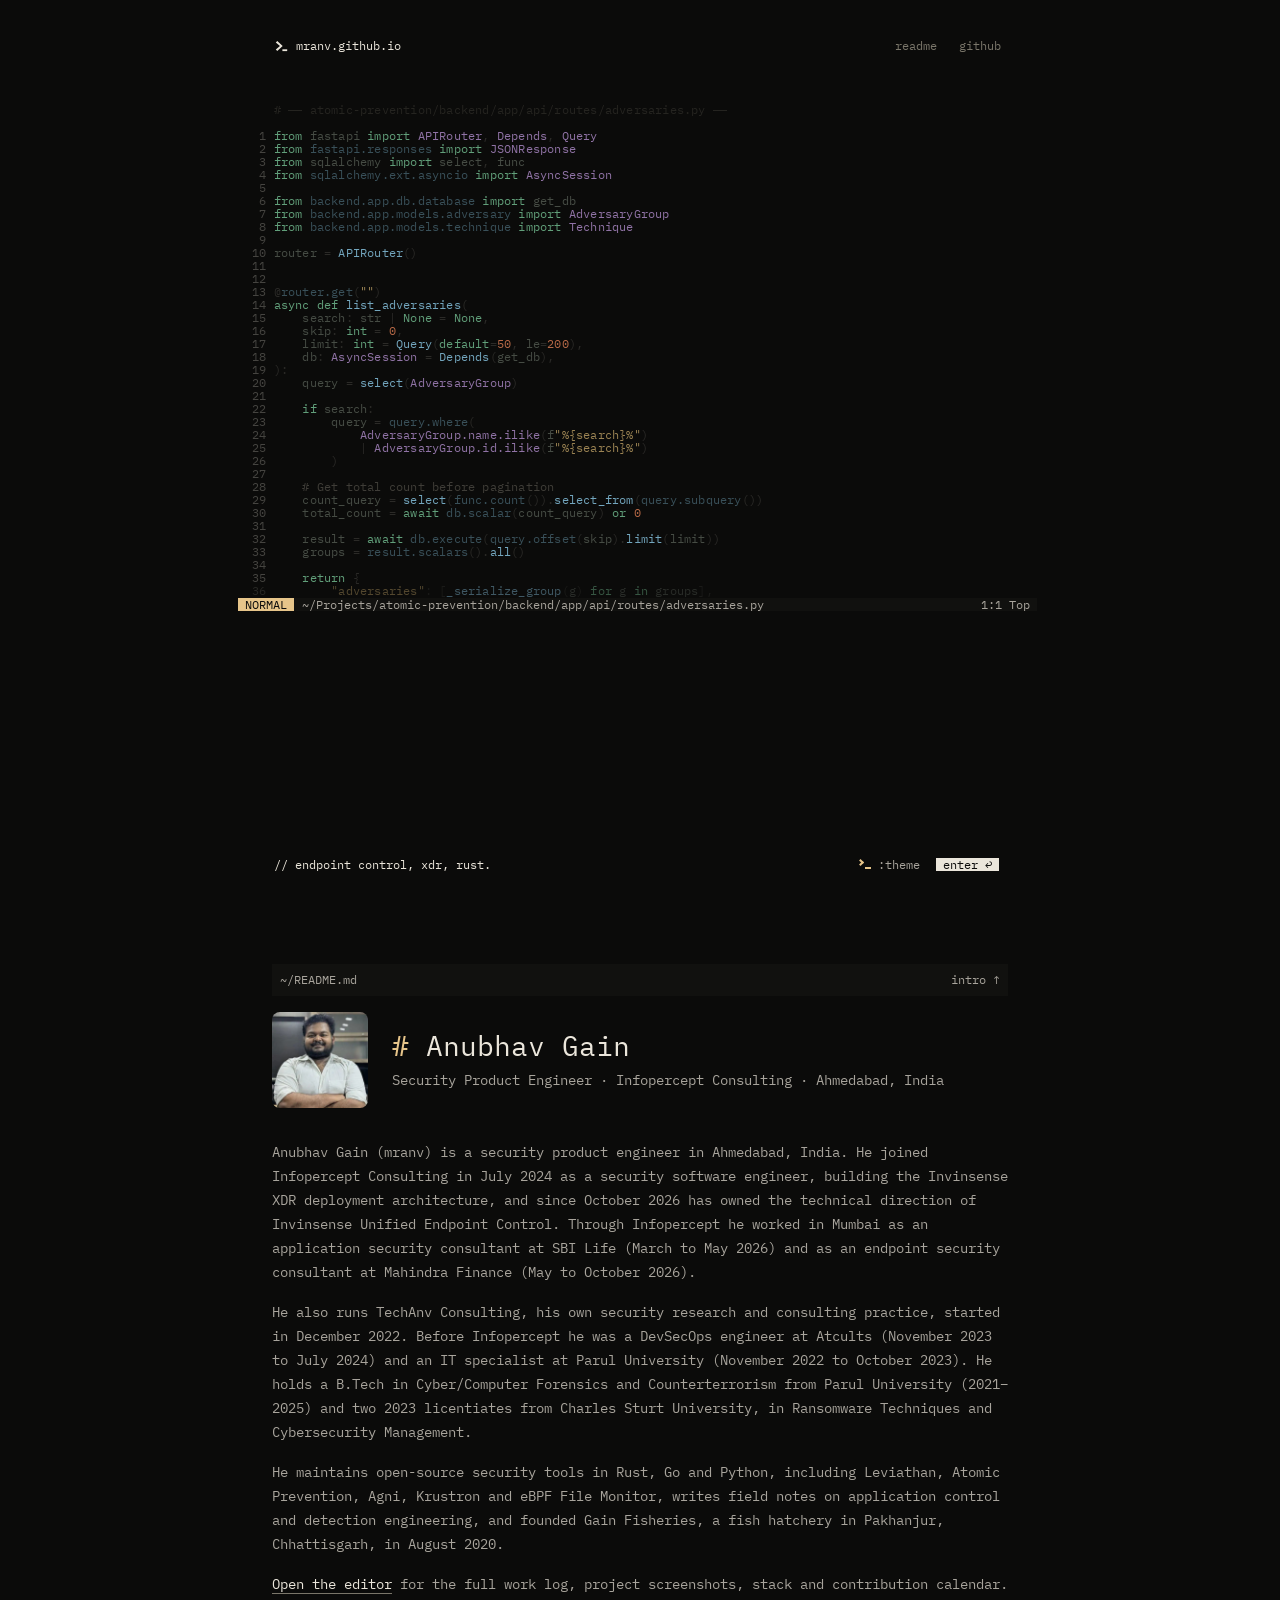
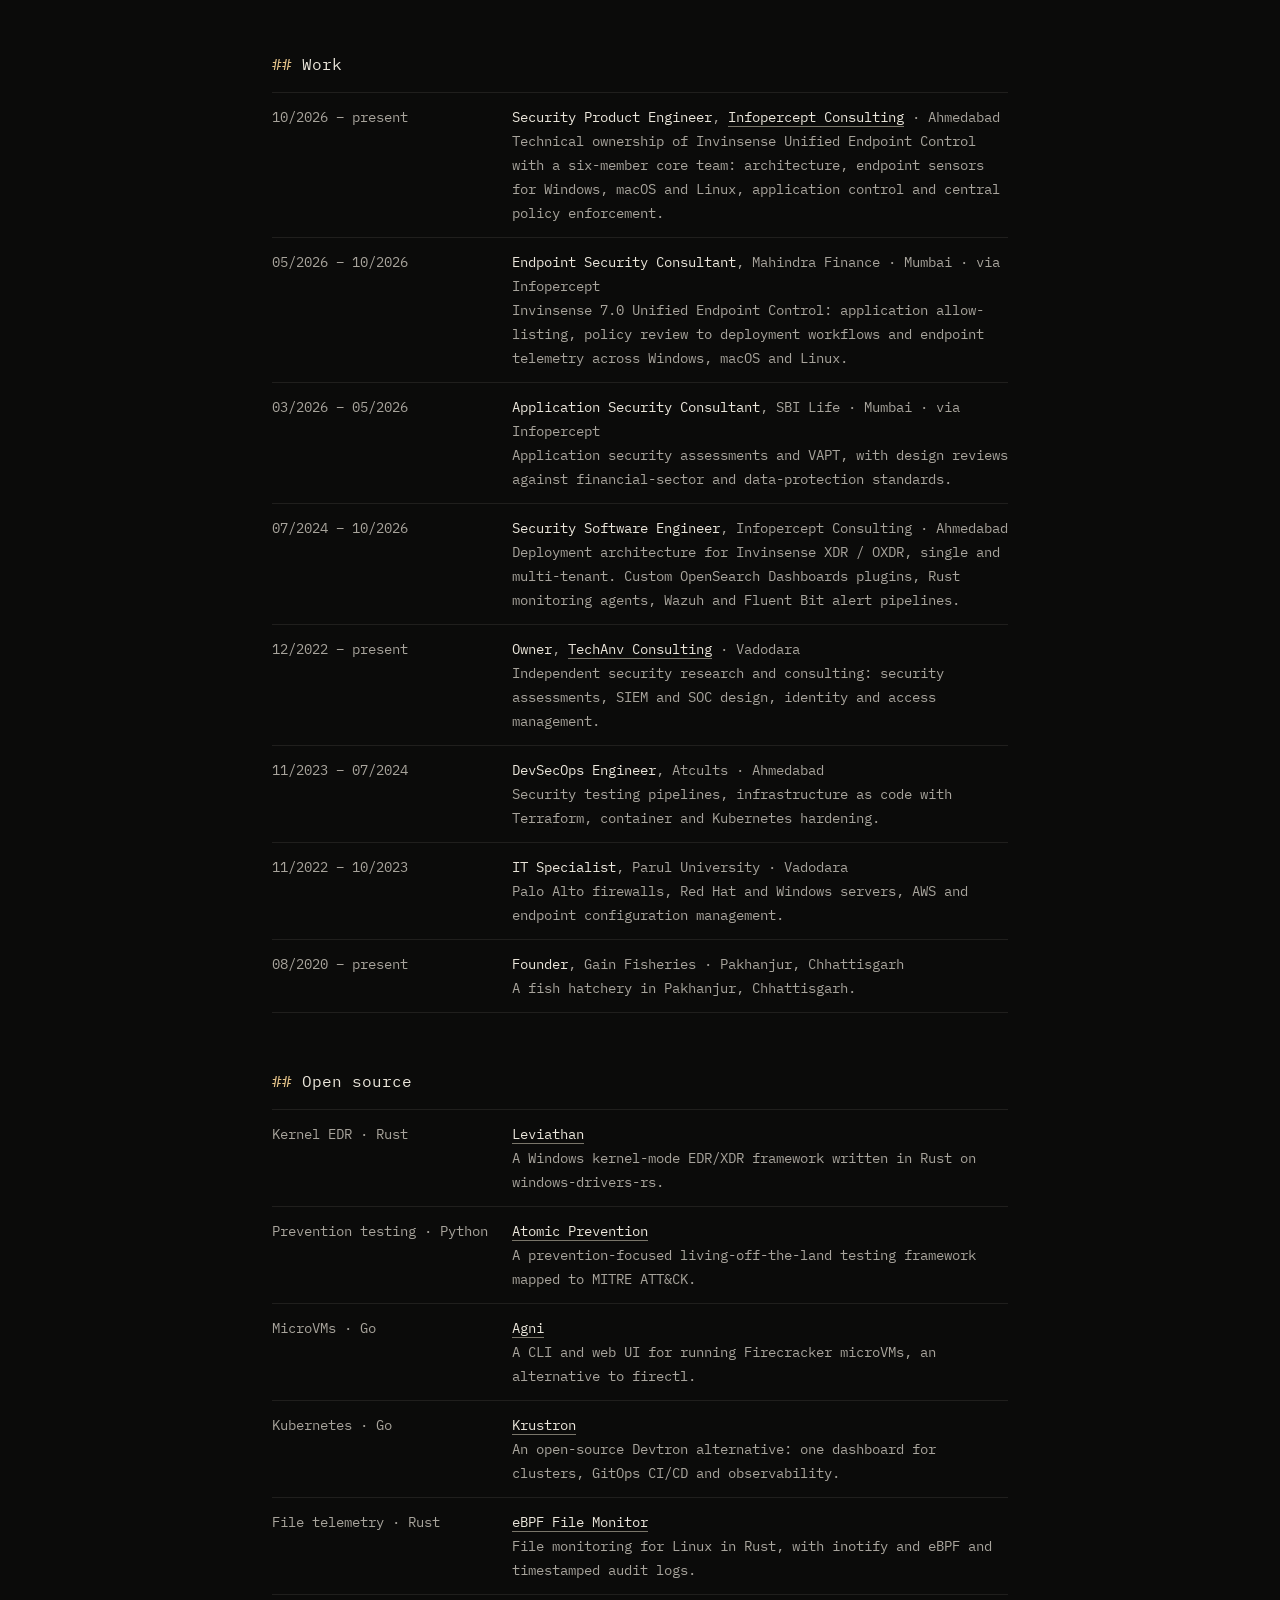
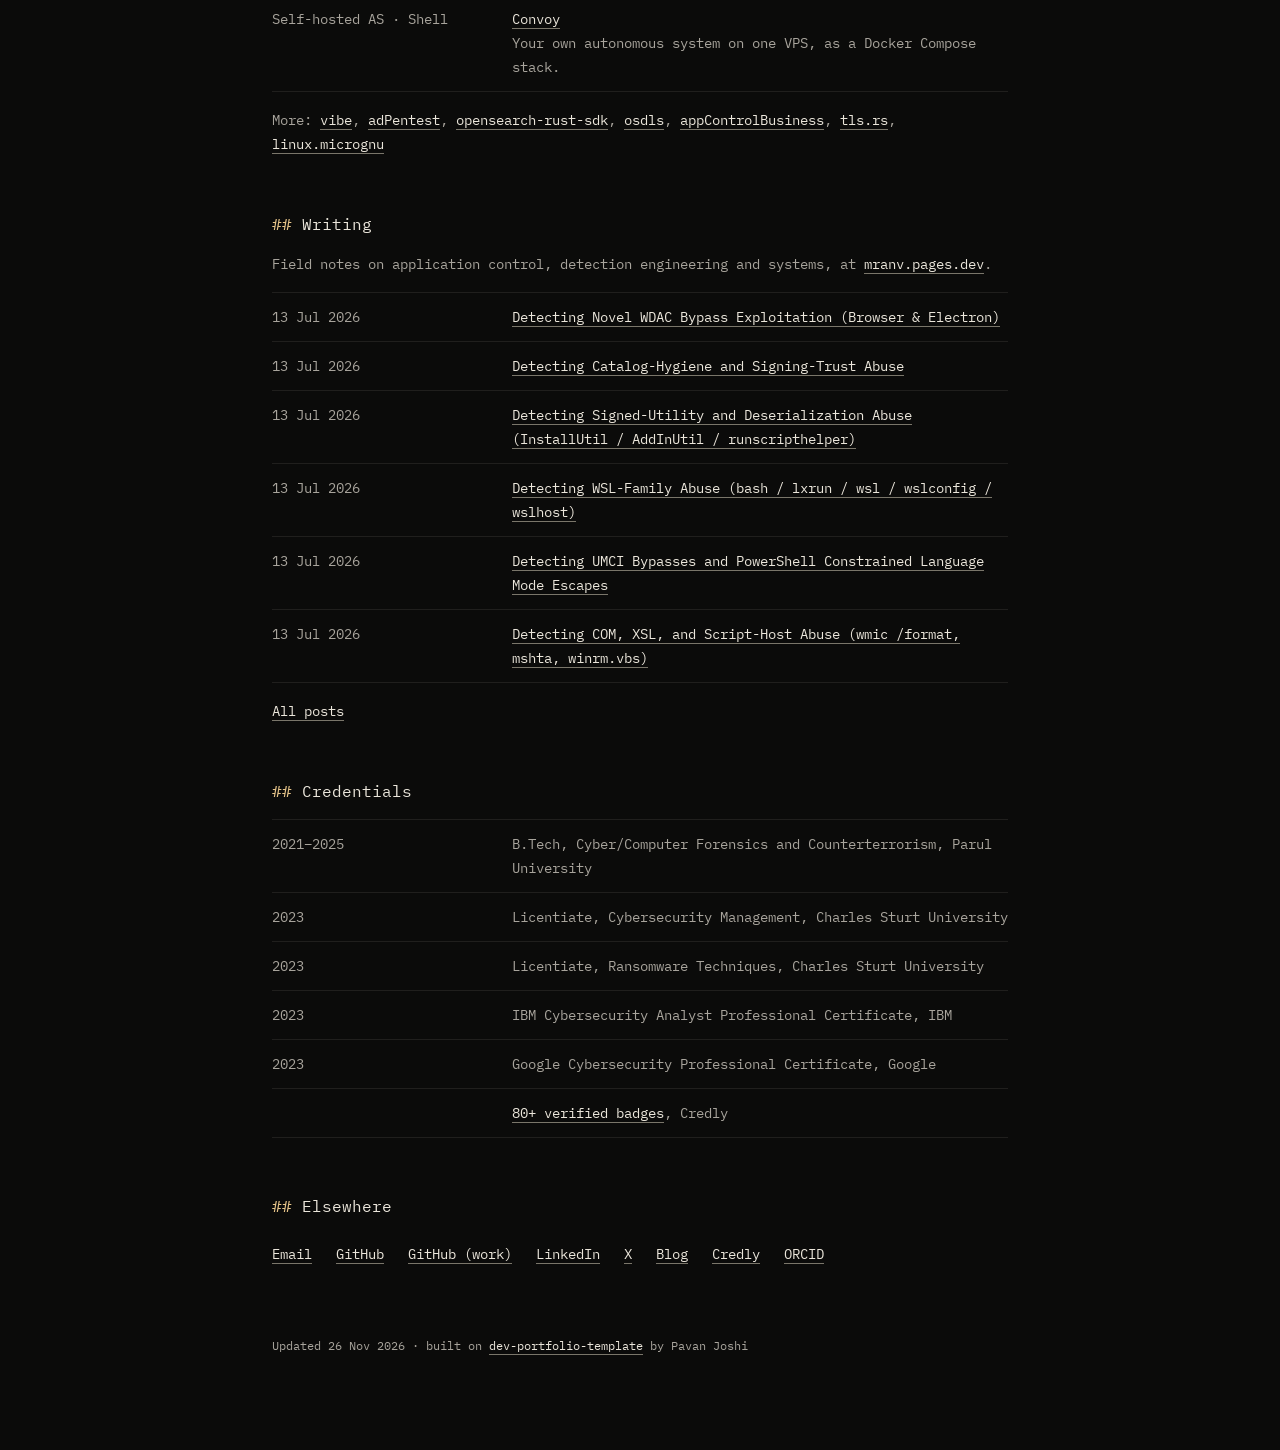
<file: index.html>
<!doctype html>
<html lang="en">
<head>
<meta charset="utf-8">
<meta name="viewport" content="width=device-width, initial-scale=1">
<!-- Generated by scripts/build-data.mjs from portfolio.config.json. Edit the config, not this block. -->
<!-- seo:start -->
<title>Anubhav Gain — Security Engineer</title>
<meta name="description" content="Anubhav Gain is a security engineer in Ahmedabad, India, building endpoint control, XDR pipelines and Rust tooling at Infopercept Consulting. Saying “No” as a Service.">
<meta name="author" content="Anubhav Gain">
<meta name="robots" content="index, follow, max-image-preview:large">
<link rel="canonical" href="https://mranv.github.io/">
<meta name="theme-color" content="#0b0b0a">
<meta property="og:type" content="profile">
<meta property="og:site_name" content="Anubhav Gain">
<meta property="og:locale" content="en_IN">
<meta property="og:url" content="https://mranv.github.io/">
<meta property="og:title" content="Anubhav Gain — Security Engineer">
<meta property="og:description" content="Endpoint control, XDR pipelines and Rust security tooling. Saying “No” as a Service.">
<meta property="og:image" content="https://mranv.github.io/assets/og.jpg">
<meta property="og:image:width" content="1200">
<meta property="og:image:height" content="630">
<meta property="og:image:alt" content="Anubhav Gain, Security Engineer, beside an orange 3D retro computer whose screen reads NO.">
<meta property="profile:first_name" content="Anubhav">
<meta property="profile:last_name" content="Gain">
<meta property="profile:username" content="mranv">
<meta name="twitter:card" content="summary_large_image">
<meta name="twitter:site" content="@AnubhavGain">
<meta name="twitter:creator" content="@AnubhavGain">
<meta name="twitter:title" content="Anubhav Gain — Security Engineer">
<meta name="twitter:description" content="Endpoint control, XDR pipelines and Rust security tooling. Saying “No” as a Service.">
<meta name="twitter:image" content="https://mranv.github.io/assets/og.jpg">
<meta name="twitter:image:alt" content="Anubhav Gain, Security Engineer, beside an orange 3D retro computer whose screen reads NO.">
<link rel="me" href="https://github.com/mranv">
<link rel="me" href="https://github.com/anubhavg-icpl">
<link rel="me" href="https://www.linkedin.com/in/anubhavgain">
<link rel="me" href="https://x.com/AnubhavGain">
<link rel="me" href="https://mranv.pages.dev/">
<link rel="me" href="https://www.credly.com/users/anubhavgain">
<link rel="me" href="https://orcid.org/0009-0004-4131-5428">
<link rel="preload" href="/assets/fonts/IBMPlexMono-Regular.ttf" as="font" type="font/ttf" crossorigin>
<link rel="alternate" type="application/rss+xml" title="Anubhav Gain: field notes" href="https://mranv.pages.dev/rss.xml">
<link rel="icon" href="/favicon.svg" type="image/svg+xml">
<link rel="icon" href="/favicon.ico" sizes="32x32">
<link rel="apple-touch-icon" sizes="180x180" href="/assets/apple-touch-icon.png">
<script type="application/ld+json">
{
 "@context": "https://schema.org",
 "@graph": [
  {
   "@type": "ProfilePage",
   "@id": "https://mranv.github.io/#profile",
   "url": "https://mranv.github.io/",
   "name": "Anubhav Gain — Security Engineer",
   "inLanguage": "en",
   "dateCreated": "2023-12-23T00:00:00+05:30",
   "dateModified": "2026-11-26T00:00:00+05:30",
   "isPartOf": {
    "@id": "https://mranv.github.io/#website"
   },
   "about": {
    "@id": "https://mranv.github.io/#person"
   },
   "mainEntity": {
    "@id": "https://mranv.github.io/#person"
   },
   "primaryImageOfPage": {
    "@id": "https://mranv.github.io/#photo"
   }
  },
  {
   "@type": "WebSite",
   "@id": "https://mranv.github.io/#website",
   "url": "https://mranv.github.io/",
   "name": "Anubhav Gain",
   "alternateName": "mranv",
   "inLanguage": "en",
   "publisher": {
    "@id": "https://mranv.github.io/#person"
   }
  },
  {
   "@type": "Person",
   "@id": "https://mranv.github.io/#person",
   "name": "Anubhav Gain",
   "givenName": "Anubhav",
   "familyName": "Gain",
   "alternateName": [
    "mranv",
    "anubhavg-icpl"
   ],
   "url": "https://mranv.github.io/",
   "image": {
    "@id": "https://mranv.github.io/#photo"
   },
   "mainEntityOfPage": {
    "@id": "https://mranv.github.io/#profile"
   },
   "email": "iamanubhavgain@gmail.com",
   "jobTitle": "Security Product Engineer",
   "description": "Security engineer in Ahmedabad, India, building endpoint control, XDR pipelines and Rust security tooling at Infopercept Consulting; owner of TechAnv Consulting and founder of Gain Fisheries, a fish hatchery in Pakhanjur, Chhattisgarh.",
   "worksFor": {
    "@type": "Organization",
    "@id": "https://mranv.github.io/#infopercept",
    "name": "Infopercept Consulting",
    "url": "https://www.infopercept.com/"
   },
   "hasOccupation": {
    "@type": "Occupation",
    "name": "Security engineer",
    "skills": "Endpoint security, application allow-listing, XDR and SIEM engineering, application security, DevSecOps, Rust, Go, eBPF",
    "occupationLocation": {
     "@type": "City",
     "name": "Ahmedabad"
    }
   },
   "homeLocation": {
    "@type": "Place",
    "name": "Ahmedabad, Gujarat, India",
    "address": {
     "@type": "PostalAddress",
     "addressLocality": "Ahmedabad",
     "addressRegion": "Gujarat",
     "addressCountry": "IN"
    }
   },
   "alumniOf": [
    {
     "@type": "CollegeOrUniversity",
     "name": "Parul University",
     "url": "https://paruluniversity.ac.in/"
    },
    {
     "@type": "CollegeOrUniversity",
     "name": "Charles Sturt University",
     "url": "https://www.csu.edu.au/"
    }
   ],
   "hasCredential": [
    {
     "@type": "EducationalOccupationalCredential",
     "credentialCategory": "degree",
     "name": "Bachelor of Technology, Cyber/Computer Forensics and Counterterrorism",
     "recognizedBy": {
      "@type": "CollegeOrUniversity",
      "name": "Parul University"
     }
    },
    {
     "@type": "EducationalOccupationalCredential",
     "credentialCategory": "certificate",
     "name": "IBM Cybersecurity Analyst Professional Certificate",
     "recognizedBy": {
      "@type": "Organization",
      "name": "IBM"
     }
    },
    {
     "@type": "EducationalOccupationalCredential",
     "credentialCategory": "certificate",
     "name": "Google Cybersecurity Professional Certificate",
     "recognizedBy": {
      "@type": "Organization",
      "name": "Google"
     }
    }
   ],
   "knowsAbout": [
    "Endpoint security",
    "Application allow-listing",
    "Extended detection and response (XDR)",
    "Security information and event management (SIEM)",
    "Wazuh",
    "OpenSearch",
    "Application security",
    "Vulnerability assessment and penetration testing",
    "DevSecOps",
    "Kubernetes",
    "Rust",
    "Go",
    "eBPF"
   ],
   "identifier": {
    "@type": "PropertyValue",
    "propertyID": "ORCID",
    "value": "0009-0004-4131-5428",
    "url": "https://orcid.org/0009-0004-4131-5428"
   },
   "sameAs": [
    "https://github.com/mranv",
    "https://github.com/anubhavg-icpl",
    "https://www.linkedin.com/in/anubhavgain",
    "https://x.com/AnubhavGain",
    "https://mranv.pages.dev/",
    "https://www.credly.com/users/anubhavgain",
    "https://orcid.org/0009-0004-4131-5428"
   ]
  },
  {
   "@type": "Organization",
   "@id": "https://mranv.github.io/#techanv-consulting",
   "name": "TechAnv Consulting",
   "description": "Independent security research and consulting practice.",
   "url": "https://techanv.com/",
   "foundingDate": "2022-12",
   "founder": {
    "@id": "https://mranv.github.io/#person"
   },
   "location": {
    "@type": "Place",
    "address": {
     "@type": "PostalAddress",
     "addressLocality": "Vadodara",
     "addressRegion": "Gujarat",
     "addressCountry": "IN"
    }
   }
  },
  {
   "@type": "Organization",
   "@id": "https://mranv.github.io/#gain-fisheries",
   "name": "Gain Fisheries",
   "description": "Sustainable fish hatchery in Pakhanjur, Chhattisgarh, India.",
   "foundingDate": "2020-08",
   "founder": {
    "@id": "https://mranv.github.io/#person"
   },
   "location": {
    "@type": "Place",
    "address": {
     "@type": "PostalAddress",
     "addressLocality": "Pakhanjur",
     "addressRegion": "Chhattisgarh",
     "addressCountry": "IN"
    }
   }
  },
  {
   "@type": "Blog",
   "@id": "https://mranv.pages.dev/#blog",
   "url": "https://mranv.pages.dev/",
   "name": "Anubhav Gain: field notes",
   "inLanguage": "en",
   "author": {
    "@id": "https://mranv.github.io/#person"
   },
   "publisher": {
    "@id": "https://mranv.github.io/#person"
   }
  },
  {
   "@type": "SoftwareSourceCode",
   "@id": "https://mranv.github.io/#leviathan",
   "name": "Leviathan",
   "description": "A Windows kernel-mode EDR/XDR framework written in Rust on windows-drivers-rs.",
   "url": "https://github.com/anubhavg-icpl/leviathan",
   "codeRepository": "https://github.com/anubhavg-icpl/leviathan",
   "programmingLanguage": "Rust",
   "author": {
    "@id": "https://mranv.github.io/#person"
   }
  },
  {
   "@type": "SoftwareSourceCode",
   "@id": "https://mranv.github.io/#atomic-prevention",
   "name": "Atomic Prevention",
   "description": "A prevention-focused living-off-the-land testing framework mapped to MITRE ATT&CK.",
   "url": "https://github.com/anubhavg-icpl/atomic-prevention",
   "codeRepository": "https://github.com/anubhavg-icpl/atomic-prevention",
   "programmingLanguage": "Python",
   "author": {
    "@id": "https://mranv.github.io/#person"
   }
  },
  {
   "@type": "SoftwareSourceCode",
   "@id": "https://mranv.github.io/#agni",
   "name": "Agni",
   "description": "A CLI and web UI for running Firecracker microVMs, an alternative to firectl.",
   "url": "https://github.com/anubhavg-icpl/agni",
   "codeRepository": "https://github.com/anubhavg-icpl/agni",
   "programmingLanguage": "Go",
   "author": {
    "@id": "https://mranv.github.io/#person"
   }
  },
  {
   "@type": "SoftwareSourceCode",
   "@id": "https://mranv.github.io/#krustron",
   "name": "Krustron",
   "description": "An open-source Devtron alternative: one dashboard for clusters, GitOps CI/CD and observability.",
   "url": "https://github.com/anubhavg-icpl/krustron",
   "codeRepository": "https://github.com/anubhavg-icpl/krustron",
   "programmingLanguage": "Go",
   "author": {
    "@id": "https://mranv.github.io/#person"
   }
  },
  {
   "@type": "SoftwareSourceCode",
   "@id": "https://mranv.github.io/#ebpf-file-monitor",
   "name": "eBPF File Monitor",
   "description": "File monitoring for Linux in Rust, with inotify and eBPF and timestamped audit logs.",
   "url": "https://github.com/mranv/ebpf-file-monitor",
   "codeRepository": "https://github.com/mranv/ebpf-file-monitor",
   "programmingLanguage": "Rust",
   "author": {
    "@id": "https://mranv.github.io/#person"
   }
  },
  {
   "@type": "SoftwareSourceCode",
   "@id": "https://mranv.github.io/#convoy",
   "name": "Convoy",
   "description": "Your own autonomous system on one VPS, as a Docker Compose stack.",
   "url": "https://github.com/anubhavg-icpl/convoy",
   "codeRepository": "https://github.com/anubhavg-icpl/convoy",
   "programmingLanguage": "Shell",
   "author": {
    "@id": "https://mranv.github.io/#person"
   }
  },
  {
   "@type": "ImageObject",
   "@id": "https://mranv.github.io/#photo",
   "url": "https://mranv.github.io/assets/anubhav-gain.jpg",
   "contentUrl": "https://mranv.github.io/assets/anubhav-gain.jpg",
   "width": 400,
   "height": 400,
   "caption": "Anubhav Gain"
  }
 ]
}
</script>
<!-- seo:end -->
<link rel="stylesheet" href="/intros/shared/frame.css">
<link rel="stylesheet" href="glimpse.css">
<link rel="stylesheet" href="readme.css">
</head>
<body>
<main class="stage" id="top">
  <header class="frame-top">
    <a class="brand" href="/"><svg viewBox="0 0 88 80" aria-hidden="true"><path d="M8 16L36 40L8 64L18 74L54 40L18 6Z"/><path d="M52 62H84V74H52Z"/></svg><span>mranv.github.io</span></a>
    <nav class="switch is-solo" aria-label="Elsewhere">
      <a href="#readme">readme</a>
      <a href="https://github.com/mranv" rel="me">github</a>
    </nav>
  </header>

  <canvas class="wall" aria-hidden="true"></canvas>
  <div class="glass kb-glass" aria-hidden="true"></div>
  <canvas class="machine" aria-hidden="true"></canvas>
  <canvas class="tile" aria-hidden="true"></canvas>
  <p class="status" aria-hidden="true"><span class="mode">NORMAL</span><span class="path"></span><span class="pos"></span></p>
  <p class="cmdline" aria-hidden="true"><span class="cmd"></span><span class="showcmd"></span></p>
  <p class="status pane-status" aria-hidden="true"><span class="mode">NORMAL</span><span class="path"></span><span class="pos"></span></p>
  <p class="cmdline pane-cmd" aria-hidden="true"><span class="cmd"></span><span class="showcmd"></span></p>

  <a class="enter" href="/site/" aria-label="Enter">enter ↩</a>
  <button class="theme-key" type="button" aria-label="Change theme"><span class="command-glyph" aria-hidden="true"></span>:theme</button>
  <p class="note" aria-hidden="true">// endpoint control, xdr, rust.</p>
  <nav class="sources sr-only" aria-label="Code shown on this page"></nav>
</main>
<!-- The intro above is a canvas. This README is the readable, crawlable copy of the same facts:
     real visible HTML, reached by the "readme" link (the intro captures the wheel while it is on screen).
     Generated by scripts/build-data.mjs from portfolio.config.json. -->
<!-- readme:start -->
<article class="readme" id="readme" aria-labelledby="readme-title">
<p class="readme-bar"><span>~/README.md</span><a href="#top">intro ↑</a></p>
<header class="readme-head">
<img src="/assets/anubhav-gain.jpg" alt="Anubhav Gain" width="96" height="96" loading="lazy" decoding="async">
<div>
<h1 id="readme-title"><span class="md" aria-hidden="true"># </span>Anubhav Gain</h1>
<p class="lede">Security Product Engineer · Infopercept Consulting · Ahmedabad, India</p>
</div>
</header>
<p>Anubhav Gain (mranv) is a security product engineer in Ahmedabad, India. He joined Infopercept Consulting in July 2024 as a security software engineer, building the Invinsense XDR deployment architecture, and since October 2026 has owned the technical direction of Invinsense Unified Endpoint Control. Through Infopercept he worked in Mumbai as an application security consultant at SBI Life (March to May 2026) and as an endpoint security consultant at Mahindra Finance (May to October 2026).</p>
<p>He also runs TechAnv Consulting, his own security research and consulting practice, started in December 2022. Before Infopercept he was a DevSecOps engineer at Atcults (November 2023 to July 2024) and an IT specialist at Parul University (November 2022 to October 2023). He holds a B.Tech in Cyber/Computer Forensics and Counterterrorism from Parul University (2021–2025) and two 2023 licentiates from Charles Sturt University, in Ransomware Techniques and Cybersecurity Management.</p>
<p>He maintains open-source security tools in Rust, Go and Python, including Leviathan, Atomic Prevention, Agni, Krustron and eBPF File Monitor, writes field notes on application control and detection engineering, and founded Gain Fisheries, a fish hatchery in Pakhanjur, Chhattisgarh, in August 2020.</p>
<p class="more"><a href="/site/">Open the editor</a> for the full work log, project screenshots, stack and contribution calendar.</p>
<h2><span class="md" aria-hidden="true">## </span>Work</h2>
<ul class="rows">
<li><span class="when">10/2026 – present</span><span class="what"><strong>Security Product Engineer</strong>, <a href="https://www.infopercept.com/">Infopercept Consulting</a> · Ahmedabad<br>Technical ownership of Invinsense Unified Endpoint Control with a six-member core team: architecture, endpoint sensors for Windows, macOS and Linux, application control and central policy enforcement.</span></li>
<li><span class="when">05/2026 – 10/2026</span><span class="what"><strong>Endpoint Security Consultant</strong>, Mahindra Finance · Mumbai · via Infopercept<br>Invinsense 7.0 Unified Endpoint Control: application allow-listing, policy review to deployment workflows and endpoint telemetry across Windows, macOS and Linux.</span></li>
<li><span class="when">03/2026 – 05/2026</span><span class="what"><strong>Application Security Consultant</strong>, SBI Life · Mumbai · via Infopercept<br>Application security assessments and VAPT, with design reviews against financial-sector and data-protection standards.</span></li>
<li><span class="when">07/2024 – 10/2026</span><span class="what"><strong>Security Software Engineer</strong>, Infopercept Consulting · Ahmedabad<br>Deployment architecture for Invinsense XDR / OXDR, single and multi-tenant. Custom OpenSearch Dashboards plugins, Rust monitoring agents, Wazuh and Fluent Bit alert pipelines.</span></li>
<li><span class="when">12/2022 – present</span><span class="what"><strong>Owner</strong>, <a href="https://techanv.com/">TechAnv Consulting</a> · Vadodara<br>Independent security research and consulting: security assessments, SIEM and SOC design, identity and access management.</span></li>
<li><span class="when">11/2023 – 07/2024</span><span class="what"><strong>DevSecOps Engineer</strong>, Atcults · Ahmedabad<br>Security testing pipelines, infrastructure as code with Terraform, container and Kubernetes hardening.</span></li>
<li><span class="when">11/2022 – 10/2023</span><span class="what"><strong>IT Specialist</strong>, Parul University · Vadodara<br>Palo Alto firewalls, Red Hat and Windows servers, AWS and endpoint configuration management.</span></li>
<li><span class="when">08/2020 – present</span><span class="what"><strong>Founder</strong>, Gain Fisheries · Pakhanjur, Chhattisgarh<br>A fish hatchery in Pakhanjur, Chhattisgarh.</span></li>
</ul>
<h2><span class="md" aria-hidden="true">## </span>Open source</h2>
<ul class="rows">
<li><span class="when">Kernel EDR · Rust</span><span class="what"><strong><a href="https://github.com/anubhavg-icpl/leviathan">Leviathan</a></strong><br>A Windows kernel-mode EDR/XDR framework written in Rust on windows-drivers-rs.</span></li>
<li><span class="when">Prevention testing · Python</span><span class="what"><strong><a href="https://github.com/anubhavg-icpl/atomic-prevention">Atomic Prevention</a></strong><br>A prevention-focused living-off-the-land testing framework mapped to MITRE ATT&amp;CK.</span></li>
<li><span class="when">MicroVMs · Go</span><span class="what"><strong><a href="https://github.com/anubhavg-icpl/agni">Agni</a></strong><br>A CLI and web UI for running Firecracker microVMs, an alternative to firectl.</span></li>
<li><span class="when">Kubernetes · Go</span><span class="what"><strong><a href="https://github.com/anubhavg-icpl/krustron">Krustron</a></strong><br>An open-source Devtron alternative: one dashboard for clusters, GitOps CI/CD and observability.</span></li>
<li><span class="when">File telemetry · Rust</span><span class="what"><strong><a href="https://github.com/mranv/ebpf-file-monitor">eBPF File Monitor</a></strong><br>File monitoring for Linux in Rust, with inotify and eBPF and timestamped audit logs.</span></li>
<li><span class="when">Self-hosted AS · Shell</span><span class="what"><strong><a href="https://github.com/anubhavg-icpl/convoy">Convoy</a></strong><br>Your own autonomous system on one VPS, as a Docker Compose stack.</span></li>
</ul>
<p class="more">More: <a href="https://github.com/anubhavg-icpl/vibe">vibe</a>, <a href="https://github.com/mranv/adPentest">adPentest</a>, <a href="https://github.com/Infopercept/opensearch-rust-sdk">opensearch-rust-sdk</a>, <a href="https://github.com/mranv/osdls">osdls</a>, <a href="https://github.com/anubhavg-icpl/appControlBusiness">appControlBusiness</a>, <a href="https://github.com/mranv/tls.rs">tls.rs</a>, <a href="https://github.com/mranv/linux.micrognu">linux.micrognu</a></p>
<h2><span class="md" aria-hidden="true">## </span>Writing</h2>
<p>Field notes on application control, detection engineering and systems, at <a href="https://mranv.pages.dev/">mranv.pages.dev</a>.</p>
<ul class="rows">
<li><span class="when">13 Jul 2026</span><span class="what"><a href="https://mranv.pages.dev/posts/detecting-novel-wdac-exploitation-browser-electron/">Detecting Novel WDAC Bypass Exploitation (Browser &amp; Electron)</a></span></li>
<li><span class="when">13 Jul 2026</span><span class="what"><a href="https://mranv.pages.dev/posts/detecting-catalog-hygiene-and-signing-trust-abuse/">Detecting Catalog-Hygiene and Signing-Trust Abuse</a></span></li>
<li><span class="when">13 Jul 2026</span><span class="what"><a href="https://mranv.pages.dev/posts/detecting-signed-utility-and-deserialization-abuse/">Detecting Signed-Utility and Deserialization Abuse (InstallUtil / AddInUtil / runscripthelper)</a></span></li>
<li><span class="when">13 Jul 2026</span><span class="what"><a href="https://mranv.pages.dev/posts/detecting-wsl-family-abuse/">Detecting WSL-Family Abuse (bash / lxrun / wsl / wslconfig / wslhost)</a></span></li>
<li><span class="when">13 Jul 2026</span><span class="what"><a href="https://mranv.pages.dev/posts/detecting-umci-powershell-clm-escapes/">Detecting UMCI Bypasses and PowerShell Constrained Language Mode Escapes</a></span></li>
<li><span class="when">13 Jul 2026</span><span class="what"><a href="https://mranv.pages.dev/posts/detecting-com-xsl-and-script-host-abuse/">Detecting COM, XSL, and Script-Host Abuse (wmic /format, mshta, winrm.vbs)</a></span></li>
</ul>
<p class="more"><a href="https://mranv.pages.dev/archive/">All posts</a></p>
<h2><span class="md" aria-hidden="true">## </span>Credentials</h2>
<ul class="rows">
<li><span class="when">2021–2025</span><span class="what">B.Tech, Cyber/Computer Forensics and Counterterrorism, Parul University</span></li>
<li><span class="when">2023</span><span class="what">Licentiate, Cybersecurity Management, Charles Sturt University</span></li>
<li><span class="when">2023</span><span class="what">Licentiate, Ransomware Techniques, Charles Sturt University</span></li>
<li><span class="when">2023</span><span class="what">IBM Cybersecurity Analyst Professional Certificate, IBM</span></li>
<li><span class="when">2023</span><span class="what">Google Cybersecurity Professional Certificate, Google</span></li>
<li><span class="when"></span><span class="what"><a href="https://www.credly.com/users/anubhavgain">80+ verified badges</a>, Credly</span></li>
</ul>
<h2><span class="md" aria-hidden="true">## </span>Elsewhere</h2>
<ul class="links">
<li><a href="mailto:iamanubhavgain@gmail.com">Email</a></li>
<li><a href="https://github.com/mranv" rel="me">GitHub</a></li>
<li><a href="https://github.com/anubhavg-icpl" rel="me">GitHub (work)</a></li>
<li><a href="https://www.linkedin.com/in/anubhavgain" rel="me">LinkedIn</a></li>
<li><a href="https://x.com/AnubhavGain" rel="me">X</a></li>
<li><a href="https://mranv.pages.dev/" rel="me">Blog</a></li>
<li><a href="https://www.credly.com/users/anubhavgain" rel="me">Credly</a></li>
<li><a href="https://orcid.org/0009-0004-4131-5428" rel="me">ORCID</a></li>
</ul>
<footer class="readme-foot">
<p>Updated <time datetime="2026-11-26">26 Nov 2026</time> · built on <a href="https://github.com/pavanjoshi914/dev-portfolio-template">dev-portfolio-template</a> by Pavan Joshi</p>
</footer>
</article>
<!-- readme:end -->
<script type="module" src="glimpse.js"></script>
</body>
</html>
</file>
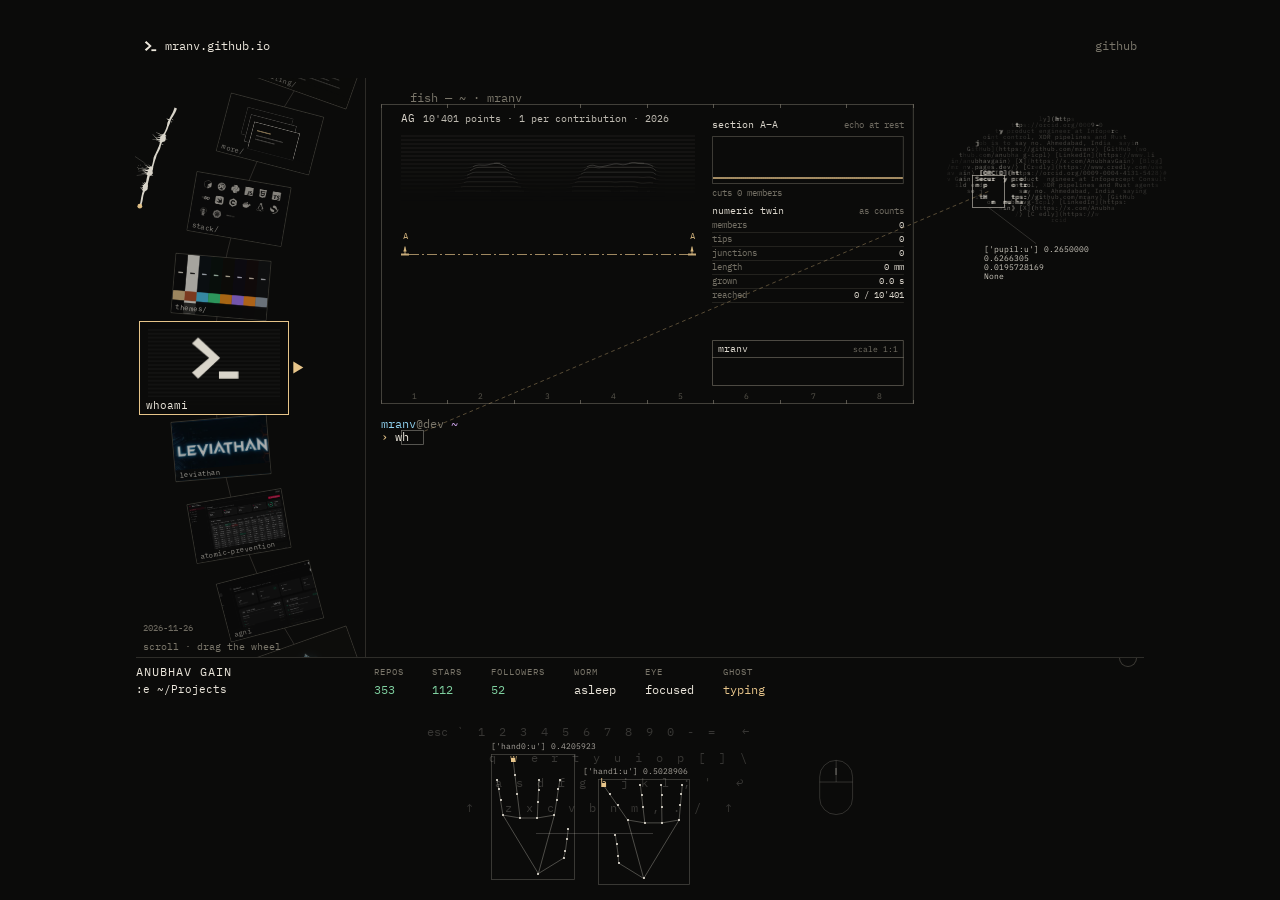
<file: site/index.html>
<!doctype html>
<html lang="en">
<head>
<meta charset="utf-8">
<meta name="viewport" content="width=device-width, initial-scale=1">
<!-- Generated by scripts/build-data.mjs from portfolio.config.json. Edit the config, not this block. -->
<!-- seo:start -->
<title>Anubhav Gain — work, projects and stack</title>
<meta name="description" content="Work history, open-source projects, writing and stack of Anubhav Gain, security product engineer at Infopercept Consulting, opened in an editor.">
<meta name="author" content="Anubhav Gain">
<meta name="robots" content="index, follow, max-image-preview:large">
<link rel="canonical" href="https://mranv.github.io/site/">
<meta name="theme-color" content="#0b0b0a">
<meta property="og:type" content="website">
<meta property="og:site_name" content="Anubhav Gain">
<meta property="og:locale" content="en_IN">
<meta property="og:url" content="https://mranv.github.io/site/">
<meta property="og:title" content="Anubhav Gain — work, projects and stack">
<meta property="og:description" content="Endpoint control, XDR pipelines and Rust security tooling. Saying “No” as a Service.">
<meta property="og:image" content="https://mranv.github.io/assets/og.jpg">
<meta property="og:image:width" content="1200">
<meta property="og:image:height" content="630">
<meta property="og:image:alt" content="Anubhav Gain, Security Engineer, beside an orange 3D retro computer whose screen reads NO.">
<meta name="twitter:card" content="summary_large_image">
<meta name="twitter:site" content="@AnubhavGain">
<meta name="twitter:creator" content="@AnubhavGain">
<meta name="twitter:title" content="Anubhav Gain — work, projects and stack">
<meta name="twitter:description" content="Endpoint control, XDR pipelines and Rust security tooling. Saying “No” as a Service.">
<meta name="twitter:image" content="https://mranv.github.io/assets/og.jpg">
<meta name="twitter:image:alt" content="Anubhav Gain, Security Engineer, beside an orange 3D retro computer whose screen reads NO.">
<link rel="me" href="https://github.com/mranv">
<link rel="me" href="https://github.com/anubhavg-icpl">
<link rel="me" href="https://www.linkedin.com/in/anubhavgain">
<link rel="me" href="https://x.com/AnubhavGain">
<link rel="me" href="https://mranv.pages.dev/">
<link rel="me" href="https://www.credly.com/users/anubhavgain">
<link rel="me" href="https://orcid.org/0009-0004-4131-5428">
<link rel="preload" href="/assets/fonts/IBMPlexMono-Regular.ttf" as="font" type="font/ttf" crossorigin>
<link rel="alternate" type="application/rss+xml" title="Anubhav Gain: field notes" href="https://mranv.pages.dev/rss.xml">
<link rel="icon" href="/favicon.svg" type="image/svg+xml">
<link rel="icon" href="/favicon.ico" sizes="32x32">
<link rel="apple-touch-icon" sizes="180x180" href="/assets/apple-touch-icon.png">
<script type="application/ld+json">
{
 "@context": "https://schema.org",
 "@graph": [
  {
   "@type": "WebPage",
   "@id": "https://mranv.github.io/site/#page",
   "url": "https://mranv.github.io/site/",
   "name": "Anubhav Gain — work, projects and stack",
   "description": "Work history, open-source projects, writing and stack of Anubhav Gain, security product engineer at Infopercept Consulting, opened in an editor.",
   "inLanguage": "en",
   "dateModified": "2026-11-26T00:00:00+05:30",
   "isPartOf": {
    "@id": "https://mranv.github.io/#website"
   },
   "about": {
    "@id": "https://mranv.github.io/#person"
   },
   "breadcrumb": {
    "@id": "https://mranv.github.io/site/#breadcrumb"
   }
  },
  {
   "@type": "BreadcrumbList",
   "@id": "https://mranv.github.io/site/#breadcrumb",
   "itemListElement": [
    {
     "@type": "ListItem",
     "position": 1,
     "name": "Anubhav Gain",
     "item": "https://mranv.github.io/"
    },
    {
     "@type": "ListItem",
     "position": 2,
     "name": "Editor",
     "item": "https://mranv.github.io/site/"
    }
   ]
  }
 ]
}
</script>
<!-- seo:end -->
<link rel="stylesheet" href="/intros/shared/frame.css">
<link rel="stylesheet" href="editor.css">
</head>
<body>
<main class="stage">
  <header class="frame-top">
    <a class="brand" href="/" data-tip="back to the intro"><svg viewBox="0 0 88 80" aria-hidden="true"><path d="M8 16L36 40L8 64L18 74L54 40L18 6Z"/><path d="M52 62H84V74H52Z"/></svg><span>mranv.github.io</span></a>
    <nav class="switch is-solo" aria-label="Elsewhere"><a href="https://github.com/mranv" rel="me">github</a></nav>
  </header>

  <h1 class="sr-only">Anubhav Gain: work, projects, writing and stack</h1>

  <section class="editor" aria-label="Editor">
    <button class="tabline" type="button" aria-expanded="false" aria-controls="tree"><span class="tab-dir">~/Projects</span><span class="tab-file"></span><span class="tab-toggle" aria-hidden="true">↓</span></button>
    <nav class="wheel" id="tree" aria-label="Projects, work, writing and themes"></nav>
    <div class="pane">
      <p class="winbar"></p>
      <div class="buffer" tabindex="0" aria-live="polite"><noscript>
<!-- static:start -->
<div class="static">
<p><strong>Anubhav Gain</strong></p>
<p>Security product engineer at Infopercept Consulting. I build endpoint control, XDR pipelines and Rust agents: software whose job is to say no.</p>
<p>This page is an interactive editor and needs JavaScript. The same content is on the <a href="/#readme">README</a>.</p>
<p>Work</p>
<ul>
<li>10/2026 – present: Security Product Engineer, Infopercept Consulting. Technical ownership of Invinsense Unified Endpoint Control with a six-member core team: architecture, endpoint sensors for Windows, macOS and Linux, application control and central policy enforcement.</li>
<li>05/2026 – 10/2026: Endpoint Security Consultant, Mahindra Finance. Invinsense 7.0 Unified Endpoint Control: application allow-listing, policy review to deployment workflows and endpoint telemetry across Windows, macOS and Linux.</li>
<li>03/2026 – 05/2026: Application Security Consultant, SBI Life. Application security assessments and VAPT, with design reviews against financial-sector and data-protection standards.</li>
<li>07/2024 – 10/2026: Security Software Engineer, Infopercept Consulting. Deployment architecture for Invinsense XDR / OXDR, single and multi-tenant. Custom OpenSearch Dashboards plugins, Rust monitoring agents, Wazuh and Fluent Bit alert pipelines.</li>
<li>12/2022 – present: Owner, TechAnv Consulting. Independent security research and consulting: security assessments, SIEM and SOC design, identity and access management.</li>
<li>11/2023 – 07/2024: DevSecOps Engineer, Atcults. Security testing pipelines, infrastructure as code with Terraform, container and Kubernetes hardening.</li>
<li>11/2022 – 10/2023: IT Specialist, Parul University. Palo Alto firewalls, Red Hat and Windows servers, AWS and endpoint configuration management.</li>
<li>08/2020 – present: Founder, Gain Fisheries. A fish hatchery in Pakhanjur, Chhattisgarh.</li>
</ul>
<p>Projects</p>
<ul>
<li><a href="https://github.com/anubhavg-icpl/leviathan">Leviathan</a>: A Windows kernel-mode EDR/XDR framework written in Rust on windows-drivers-rs.</li>
<li><a href="https://github.com/anubhavg-icpl/atomic-prevention">Atomic Prevention</a>: A prevention-focused living-off-the-land testing framework mapped to MITRE ATT&amp;CK.</li>
<li><a href="https://github.com/anubhavg-icpl/agni">Agni</a>: A CLI and web UI for running Firecracker microVMs, an alternative to firectl.</li>
<li><a href="https://github.com/anubhavg-icpl/krustron">Krustron</a>: An open-source Devtron alternative: one dashboard for clusters, GitOps CI/CD and observability.</li>
<li><a href="https://github.com/mranv/ebpf-file-monitor">eBPF File Monitor</a>: File monitoring for Linux in Rust, with inotify and eBPF and timestamped audit logs.</li>
<li><a href="https://github.com/anubhavg-icpl/convoy">Convoy</a>: Your own autonomous system on one VPS, as a Docker Compose stack.</li>
<li><a href="https://github.com/anubhavg-icpl/vibe">vibe</a>: A library of AI chat modes for software engineering, architecture and security analysis.</li>
<li><a href="https://github.com/mranv/adPentest">adPentest</a>: Documentation for Windows Active Directory penetration testing.</li>
<li><a href="https://github.com/Infopercept/opensearch-rust-sdk">opensearch-rust-sdk</a>: An OpenSearch Extensions SDK for Rust, built at Infopercept.</li>
<li><a href="https://github.com/mranv/osdls">osdls</a>: Wazuh, Logstash, OpenSearch and OpenSearch Dashboards as one stack.</li>
<li><a href="https://github.com/anubhavg-icpl/appControlBusiness">appControlBusiness</a>: Working notes on App Control for Business (WDAC).</li>
<li><a href="https://github.com/mranv/tls.rs">tls.rs</a>: A TCP client and server in Rust with TLS and real-time data transmission.</li>
<li><a href="https://github.com/mranv/linux.micrognu">linux.micrognu</a>: A small GUI Linux distribution for QEMU, built from the kernel, BusyBox and Nano-X.</li>
</ul>
<p>Writing</p>
<ul>
<li><a href="https://mranv.pages.dev/posts/detecting-novel-wdac-exploitation-browser-electron/">Detecting Novel WDAC Bypass Exploitation (Browser &amp; Electron)</a></li>
<li><a href="https://mranv.pages.dev/posts/detecting-catalog-hygiene-and-signing-trust-abuse/">Detecting Catalog-Hygiene and Signing-Trust Abuse</a></li>
<li><a href="https://mranv.pages.dev/posts/detecting-signed-utility-and-deserialization-abuse/">Detecting Signed-Utility and Deserialization Abuse (InstallUtil / AddInUtil / runscripthelper)</a></li>
<li><a href="https://mranv.pages.dev/posts/detecting-wsl-family-abuse/">Detecting WSL-Family Abuse (bash / lxrun / wsl / wslconfig / wslhost)</a></li>
<li><a href="https://mranv.pages.dev/posts/detecting-umci-powershell-clm-escapes/">Detecting UMCI Bypasses and PowerShell Constrained Language Mode Escapes</a></li>
<li><a href="https://mranv.pages.dev/posts/detecting-com-xsl-and-script-host-abuse/">Detecting COM, XSL, and Script-Host Abuse (wmic /format, mshta, winrm.vbs)</a></li>
</ul>
</div>
<!-- static:end -->
</noscript></div>
      <div class="eye-host" aria-hidden="true"></div>
    </div>
  </section>

  <div class="bar">
    <p class="bar-id" aria-hidden="true"><span class="bar-title">ANUBHAV GAIN</span><span class="bar-sub"><span class="cmd"></span><span class="hunt"></span><span class="keys"></span></span></p>
    <div class="bar-cols" aria-hidden="true"></div>
    <div class="bar-state" aria-hidden="true">
      <p class="col"><span class="label">WORM</span><span class="value" data-k="worm">lurking</span></p>
      <p class="col"><span class="label">EYE</span><span class="value" data-k="eye">closed</span></p>
      <p class="col"><span class="label">GHOST</span><span class="value" data-k="ghost">idle</span></p>
    </div>
    <button class="den" type="button" aria-label="worm" aria-pressed="false" data-tip="wake the worm"></button>
    <p class="bar-graph" aria-hidden="true"><span class="label span">VISITORS</span><span class="value end"></span><canvas></canvas></p>
  </div>
  <div class="desk" aria-hidden="true"></div>
</main>
<canvas class="overlay" aria-hidden="true"></canvas>
<script type="module" src="editor.js"></script>
</body>
</html>
</file>
<file: intros/shared/frame.css>
/* Plex Mono is the only face either page sets text in. The template's Archivo and Instrument Serif were
   never used by the intro or the editor and are not shipped (Archivo alone was 658 KB). */
@font-face {
  font-family: "Plex Mono";
  src: url("/assets/fonts/IBMPlexMono-Regular.ttf") format("truetype");
  font-weight: 400;
  font-display: swap;
}

*,
*::before,
*::after {
  box-sizing: border-box;
}

html,
body {
  margin: 0;
  height: 100%;
}

body {
  background: var(--bg);
  color: var(--ink);
  font-family: "Plex Mono", ui-monospace, monospace;
  -webkit-font-smoothing: antialiased;
}

a,
button {
  color: inherit;
}

button {
  font: inherit;
}

:focus-visible {
  outline: 2px solid var(--ink);
  outline-offset: 3px;
}

.stage {
  position: relative;
  height: 100svh;
  min-height: 560px;
  overflow: hidden;
}

.frame-top {
  position: absolute;
  top: 26px;
  left: 40px;
  right: 40px;
  z-index: 6;
  display: flex;
  align-items: center;
  justify-content: space-between;
  gap: 16px;
  pointer-events: none;
}

.frame-top > * {
  pointer-events: auto;
}

.brand {
  display: inline-flex;
  align-items: center;
  gap: 12px;
  min-height: 44px;
  color: var(--chrome);
  font-weight: 500;
  font-size: 11px;
  letter-spacing: 0.3em;
  text-decoration: none;
}

.brand svg {
  width: 18px;
  height: auto;
  fill: currentColor;
}

.switch {
  display: flex;
  gap: 2px;
}

.switch a {
  display: inline-flex;
  align-items: center;
  justify-content: center;
  min-width: 44px;
  min-height: 44px;
  color: var(--dim);
  font: 400 11px/1 "Plex Mono", monospace;
  letter-spacing: 0.14em;
  text-decoration: none;
}

.switch a:hover {
  color: var(--ink);
}

.switch a[aria-current="page"] {
  color: var(--ink);
  text-decoration: underline;
  text-underline-offset: 7px;
}

.enter {
  position: absolute;
  right: 40px;
  bottom: 26px;
  z-index: 6;
  display: inline-flex;
  align-items: center;
  gap: 10px;
  min-height: 44px;
  text-transform: uppercase;
  color: var(--chrome);
  font-weight: 500;
  font-size: 11px;
  letter-spacing: 0.3em;
  text-decoration: none;
}

.mono {
  font-family: "Plex Mono", monospace;
  font-size: 10.5px;
  letter-spacing: 0.16em;
  text-transform: uppercase;
}

.quiet-button {
  min-height: 44px;
  padding: 0;
  border: 0;
  background: none;
  color: var(--dim);
  cursor: pointer;
}

.quiet-button:hover {
  color: var(--ink);
}

.is-hidden {
  visibility: hidden;
}

.sr-only {
  position: absolute;
  width: 1px;
  height: 1px;
  overflow: hidden;
  clip-path: inset(50%);
  white-space: nowrap;
}

.poster {
  position: absolute;
  inset: 0;
  z-index: 4;
  width: 100%;
  height: 100%;
  object-fit: cover;
}

@media (max-width: 640px) {
  .frame-top {
    top: 12px;
    left: 16px;
    right: 12px;
  }

  .brand span {
    display: none;
  }

  .enter {
    right: 16px;
    bottom: 12px;
  }
}
</file>
<file: glimpse.css>
body {
  --bg: #050505;
  --ink: #ebe6db;
  --dim: #6d6b66;
  --chrome: #a9a49a;
  --cell-w: 7.2px;
  --cell-h: 13px;
}

.wall {
  position: absolute;
  inset: 0;
  z-index: 1;
  width: 100%;
  height: 100%;
  touch-action: pinch-zoom;
}

.tile {
  position: absolute;
  inset: 0;
  z-index: 2;
  display: none;
  width: 100%;
  height: 100%;
  pointer-events: none;
}

.machine {
  position: absolute;
  z-index: 2;
  display: none;
  pointer-events: none;
}

.status {
  position: absolute;
  z-index: 3;
  display: flex;
  margin: 0;
  background: var(--line, var(--bg));
  color: var(--chrome);
  font: 400 12px/13px "Plex Mono", ui-monospace, monospace;
  letter-spacing: 0;
  white-space: nowrap;
  overflow: hidden;
  pointer-events: none;
  opacity: 0;
  transition: opacity 320ms cubic-bezier(0.23, 1, 0.32, 1);
}

.status.is-on {
  opacity: 1;
}

.status .mode {
  padding: 0 var(--cell-w);
  background: var(--accent, var(--ink));
  color: var(--bg);
}

.status .path {
  flex: 1;
  min-width: 0;
  padding: 0 var(--cell-w);
  overflow: hidden;
  text-overflow: ellipsis;
}

.status .pos {
  padding: 0 var(--cell-w);
}

.status.is-insert .mode {
  background: var(--insert, var(--accent, var(--ink)));
}

.cmdline {
  position: absolute;
  z-index: 3;
  display: flex;
  height: var(--cell-h);
  margin: 0;
  color: var(--ink);
  font: 400 12px/13px "Plex Mono", ui-monospace, monospace;
  letter-spacing: 0;
  white-space: pre;
  overflow: hidden;
  pointer-events: none;
  opacity: 0;
  transition: opacity 320ms cubic-bezier(0.23, 1, 0.32, 1);
}

.cmdline.is-on {
  opacity: 1;
}

.cmdline .cmd {
  flex: 1;
  min-width: 0;
  overflow: hidden;
}

.cmdline.is-typing .cmd::after {
  content: "";
  display: inline-block;
  width: var(--cell-w);
  height: var(--cell-h);
  vertical-align: top;
  background: var(--accent, var(--ink));
}

.cmdline .showcmd {
  flex: none;
  width: calc(11 * var(--cell-w));
  color: var(--chrome);
}

.glass {
  position: absolute;
  z-index: 2;
  display: none;
  pointer-events: none;
  background: color-mix(in srgb, var(--bg) 35%, transparent);
  -webkit-backdrop-filter: blur(6px);
  backdrop-filter: blur(6px);
}

.kb-glass {
  --feather: 14px;
  opacity: 0;
  transition: opacity 320ms cubic-bezier(0.23, 1, 0.32, 1);
  -webkit-mask-image: linear-gradient(to right, transparent, #000 var(--feather), #000 calc(100% - var(--feather)), transparent), linear-gradient(to bottom, transparent, #000 var(--feather), #000 calc(100% - var(--feather)), transparent);
  -webkit-mask-composite: source-in;
  mask-image: linear-gradient(to right, transparent, #000 var(--feather), #000 calc(100% - var(--feather)), transparent), linear-gradient(to bottom, transparent, #000 var(--feather), #000 calc(100% - var(--feather)), transparent);
  mask-composite: intersect;
}

.kb-glass.is-on {
  opacity: 1;
}

.frame-top {
  top: 0;
  left: 0;
  right: 0;
}

.brand {
  position: absolute;
  left: calc(5 * var(--cell-w));
  top: calc(3 * var(--cell-h));
  gap: var(--cell-w);
  min-height: 0;
  color: var(--ink);
  font: 400 12px/13px "Plex Mono", ui-monospace, monospace;
  letter-spacing: 0;
}

.brand svg {
  width: calc(2 * var(--cell-w));
  height: 12px;
}

.brand::after,
.enter::after {
  content: "";
  position: absolute;
  inset: -16px -8px;
}

.switch {
  position: absolute;
  top: 26px;
  right: 40px;
}

.switch.is-solo {
  top: calc(3 * var(--cell-h));
}

.switch.is-solo a {
  position: relative;
  min-width: 0;
  min-height: 0;
  font: 400 12px/13px "Plex Mono", ui-monospace, monospace;
  letter-spacing: 0;
}

.switch.is-solo a::after {
  content: "";
  position: absolute;
  inset: -16px -8px;
}

.enter {
  position: absolute;
  right: auto;
  bottom: auto;
  z-index: 6;
  display: block;
  min-height: 0;
  padding: 0 var(--cell-w);
  background: var(--ink);
  color: var(--bg);
  font: 400 12px/13px "Plex Mono", ui-monospace, monospace;
  letter-spacing: 0;
  text-transform: none;
  white-space: nowrap;
}

.enter:hover {
  filter: brightness(1.18);
}

.theme-key {
  position: absolute;
  z-index: 6;
  display: inline-flex;
  align-items: center;
  gap: var(--cell-w);
  margin: 0;
  border: 0;
  padding: 0;
  background: none;
  color: var(--chrome);
  font: 400 12px/13px "Plex Mono", ui-monospace, monospace;
  letter-spacing: 0;
  white-space: nowrap;
  cursor: pointer;
}

.theme-key:hover {
  color: var(--ink);
}

.command-glyph {
  position: relative;
  display: inline-block;
  width: 14px;
  height: 10px;
  flex: none;
  color: var(--accent, var(--ink));
}

.command-glyph::before {
  position: absolute;
  top: 1px;
  left: 1px;
  width: 5px;
  height: 5px;
  border-right: 2px solid currentColor;
  border-bottom: 2px solid currentColor;
  content: "";
  transform: rotate(-45deg);
}

.command-glyph::after {
  position: absolute;
  right: 0;
  bottom: 0;
  width: 6px;
  height: 2px;
  background: currentColor;
  content: "";
}

.theme-key .command-glyph {
  margin-top: -1px;
}

.theme-key:focus-visible {
  outline: 2px solid var(--ink);
  outline-offset: 4px;
}

.enter:focus-visible {
  outline-offset: 4px;
}

.note {
  position: absolute;
  left: calc(5 * var(--cell-w));
  bottom: calc(2 * var(--cell-h));
  z-index: 6;
  margin: 0;
  color: var(--ink);
  font: 400 12px/13px "Plex Mono", ui-monospace, monospace;
  letter-spacing: 0;
  padding-right: var(--cell-w);
  background: var(--bg);
  white-space: nowrap;
  pointer-events: none;
}

.brand,
.switch,
.note,
.enter,
.theme-key {
  transition: opacity 320ms cubic-bezier(0.23, 1, 0.32, 1);
}

.is-leaving .brand,
.is-leaving .switch,
.is-leaving .note,
.is-leaving .enter,
.is-leaving .theme-key,
.is-leaving .glass,
.is-leaving .status,
.is-leaving .cmdline {
  opacity: 0;
}

@media (max-width: 640px) {
  .brand span {
    display: inline;
  }

  .switch {
    top: calc(5 * var(--cell-h));
    right: 8px;
  }
}
</file>
<file: readme.css>
/* The static README below the intro on the root page (markup generated by scripts/seo.mjs).
   It reads as a Markdown buffer in the same editor: Plex Mono, the theme's own variables, "#" marks in the
   dim tone. Colours come from the variables glimpse.js sets on <body>, so :theme recolours it too.
   Rules it keeps: every size on a 4px grid, three text roles (--ink, --chrome, --dim), the accent only
   on the heading marks and link hover, no text under 12px, and no motion beyond a colour change. */

html {
  scroll-behavior: smooth;
}

@media (prefers-reduced-motion: reduce) {
  html {
    scroll-behavior: auto;
  }
}

/* frame.css pins html and body to the viewport height for the full-screen stage; the README has to extend past it. */
html,
body {
  height: auto;
  min-height: 100%;
}

.switch.is-solo {
  gap: calc(3 * var(--cell-w));
}

.readme {
  max-width: 808px;
  margin: 0 auto;
  padding: 64px 36px 96px;
  color: var(--chrome);
  font: 400 14px/24px "Plex Mono", ui-monospace, monospace;
  font-variant-numeric: tabular-nums;
}

.readme-bar {
  display: flex;
  justify-content: space-between;
  gap: 16px;
  margin: 0 0 48px;
  padding: 0 8px;
  background: var(--line, #11110f);
  color: var(--chrome);
  font-size: 12px;
  /* 32px tall so "intro" is a comfortable tap target on its own line. */
  line-height: 32px;
}

.readme a {
  color: var(--ink);
  text-decoration: underline;
  text-decoration-color: var(--dim);
  text-underline-offset: 4px;
  transition: color 160ms ease, text-decoration-color 160ms ease;
}

.readme a:hover {
  color: var(--accent, var(--ink));
  text-decoration-color: currentColor;
}

.readme-bar a {
  display: inline-block;
  padding: 0 8px;
  margin-right: -8px;
  color: inherit;
  text-decoration: none;
}

.readme-head {
  display: flex;
  align-items: center;
  gap: 24px;
  margin-bottom: 32px;
}

.readme-head img {
  flex: none;
  width: 96px;
  height: 96px;
  border-radius: 8px;
  object-fit: cover;
}

.readme h1,
.readme h2 {
  margin: 0;
  color: var(--ink);
  font-weight: 400;
}

.readme h1 {
  font-size: 28px;
  line-height: 36px;
}

.readme h2 {
  margin-top: 56px;
  margin-bottom: 16px;
  font-size: 16px;
  line-height: 24px;
}

.readme .md {
  color: var(--accent, var(--dim));
}

.readme p {
  margin: 0 0 16px;
}

.readme .lede {
  margin: 4px 0 0;
}

.readme strong {
  color: var(--ink);
  font-weight: 400;
}

.readme ul {
  margin: 0;
  padding: 0;
  list-style: none;
}

.readme .rows li {
  display: grid;
  grid-template-columns: 216px minmax(0, 1fr);
  gap: 0 24px;
  padding: 12px 0;
  border-top: 1px solid color-mix(in srgb, var(--ink) 9%, transparent);
}

.readme .rows li:last-child {
  border-bottom: 1px solid color-mix(in srgb, var(--ink) 9%, transparent);
}

.readme .more {
  margin-top: 16px;
}

.readme .links {
  display: flex;
  flex-wrap: wrap;
  gap: 8px 24px;
}

/* Text links in a list need a real tap target on phones. */
.readme .links a {
  display: inline-block;
  padding: 8px 0;
}

.readme-foot {
  margin-top: 64px;
  font-size: 12px;
  line-height: 16px;
}

.readme-foot p {
  margin: 0;
}

@media (max-width: 640px) {
  .readme {
    padding: 48px 20px 72px;
  }

  .readme-head {
    gap: 16px;
  }

  .readme-head img {
    width: 72px;
    height: 72px;
  }

  .readme h1 {
    font-size: 24px;
    line-height: 32px;
  }

  .readme .rows li {
    grid-template-columns: minmax(0, 1fr);
    gap: 4px;
  }
}
</file>
<file: site/editor.css>
body {
  font-family: "Plex Mono", ui-monospace, monospace;
  --bg: #0c0b0d;
  --ink: #d8d1cc;
  --dim: #7d8581;
  --chrome: #9d9894;
  --accent: #ff2fb3;
  --line: #1a191a;
  --kw: #bd5cff;
  --str: #f2f2ea;
  --fn: #6c70e0;
  --ty: #53b1ca;
  --num: #8f57ff;
  --cell-w: 7.2px;
  --cell-h: 13px;
  --margin: 64px;
  --wide: 1008px;
  --desk-h: 184px;
  --bar-h: 46px;
  --eye-w: 216px;
  transition: background-color 420ms cubic-bezier(0.23, 1, 0.32, 1), color 420ms cubic-bezier(0.23, 1, 0.32, 1);
}

.stage {
  display: grid;
  grid-template-columns: min(calc(100vw - 2 * var(--margin)), var(--wide));
  grid-template-rows: calc(6 * var(--cell-h)) minmax(0, 1fr) var(--bar-h) var(--desk-h) var(--cell-h);
  justify-content: center;
  font: 400 12px/13px "Plex Mono", ui-monospace, monospace;
}

.frame-top {
  position: relative;
  inset: auto;
  grid-row: 1;
  display: block;
}

.brand {
  position: absolute;
  left: var(--cell-w);
  top: calc(3 * var(--cell-h));
  gap: var(--cell-w);
  min-height: 0;
  color: var(--ink);
  font: 400 12px/13px "Plex Mono", ui-monospace, monospace;
  letter-spacing: 0;
}

.brand svg {
  width: calc(2 * var(--cell-w));
  height: 12px;
}

.brand::after,
.switch a::after {
  content: "";
  position: absolute;
  inset: -16px -8px;
}

.switch {
  position: absolute;
  right: var(--cell-w);
  top: calc(3 * var(--cell-h));
}

.switch a {
  position: relative;
  min-width: 0;
  min-height: 0;
  font: 400 12px/13px "Plex Mono", ui-monospace, monospace;
  letter-spacing: 0;
}

.editor {
  position: relative;
  grid-row: 2;
  display: grid;
  grid-template-columns: calc(32 * var(--cell-w)) minmax(0, 1fr);
  min-height: 0;
}

.tabline {
  display: none;
}

.wheel {
  position: relative;
  min-height: 0;
  border-right: 1px solid color-mix(in srgb, var(--dim) 30%, transparent);
  outline: none;
  touch-action: none;
  user-select: none;
  opacity: 0;
  transition: opacity 420ms cubic-bezier(0.23, 1, 0.32, 1);
}

.wheel.is-in {
  opacity: 1;
}

.wheel-ink {
  position: absolute;
  top: 0;
  left: -150px;
  pointer-events: none;
}

.wheel-list {
  position: absolute;
  inset: 0;
  margin: 0;
  padding: 0;
  list-style: none;
  clip-path: inset(0 0 0 -150px);
}

.wheel-item {
  position: absolute;
  left: 0;
  top: 0;
  width: 150px;
  height: 94px;
  padding: 0;
  overflow: hidden;
  border: 1px solid color-mix(in srgb, var(--dim) 50%, transparent);
  background: var(--line);
  cursor: pointer;
  transform-origin: 50% 50%;
}

.wheel.is-dragging .wheel-item {
  cursor: grabbing;
}

.wheel-item::after {
  content: "";
  position: absolute;
  inset: 0;
  background: var(--bg);
  opacity: var(--shade, 0);
  pointer-events: none;
}

.wheel-cap {
  position: absolute;
  right: 0;
  bottom: 0;
  left: 0;
  padding: 1px 6px 2px;
  overflow: hidden;
  background: color-mix(in srgb, var(--bg) 84%, transparent);
  color: var(--ink);
  font: 400 11px/14px "Plex Mono", ui-monospace, monospace;
  text-align: left;
  text-overflow: ellipsis;
  white-space: nowrap;
  pointer-events: none;
}

.wheel-item img {
  display: block;
  width: 100%;
  height: 100%;
  object-fit: cover;
  pointer-events: none;
  -webkit-user-drag: none;
}

.wheel-item[aria-selected="true"] {
  border-color: var(--accent);
}

.wheel-item:focus-visible {
  outline: none;
  box-shadow: inset 0 0 0 1px var(--accent);
}


.wheel-mark {
  position: absolute;
  left: 0;
  top: 0;
  border-top: 6px solid transparent;
  border-bottom: 6px solid transparent;
  border-left: 10px solid var(--accent);
  pointer-events: none;
}

.wheel-hint {
  position: absolute;
  left: var(--cell-w);
  bottom: 4px;
  margin: 0;
  color: var(--dim);
  font-size: 10px;
  pointer-events: none;
}

.pane {
  position: relative;
  display: grid;
  grid-template-rows: calc(2 * var(--cell-h)) minmax(0, 1fr);
  min-width: 0;
  min-height: 0;
}

.winbar {
  margin: 0;
  padding: var(--cell-h) var(--cell-w) 0 calc(6 * var(--cell-w));
  overflow: hidden;
  color: var(--dim);
  white-space: nowrap;
  text-overflow: ellipsis;
}

.buffer {
  min-height: 0;
  overflow: auto;
  padding-right: var(--eye-w);
  padding-bottom: calc(6 * var(--cell-h));
  outline: none;
  scrollbar-width: none;
}

html {
  scrollbar-width: none;
}

html::-webkit-scrollbar,
.buffer::-webkit-scrollbar,
.rack-wrap::-webkit-scrollbar {
  display: none;
}

::highlight(worm-eaten) {
  color: transparent;
}


.ln {
  display: grid;
  grid-template-columns: calc(6 * var(--cell-w)) minmax(0, 1fr);
  min-height: var(--cell-h);
}

.ln .no {
  padding-right: var(--cell-w);
  color: var(--dim);
  text-align: right;
  opacity: 0.55;
  user-select: none;
}

.ln .tx {
  padding-right: var(--cell-w);
  color: var(--ink);
  white-space: pre-wrap;
  overflow-wrap: anywhere;
}

.ln.is-tilde .no {
  opacity: 0;
}

.ln.is-tilde .tx {
  color: var(--dim);
  opacity: 0.45;
}

.md-h {
  color: var(--kw);
}

.md-h1 {
  color: var(--accent);
}

.md-list {
  color: var(--accent);
}

.md-code {
  color: var(--str);
}

.md-fence,
.md-quote,
.md-comment {
  color: var(--dim);
}

.md-num {
  color: var(--num);
}

a.md-link {
  color: var(--link, var(--fn));
  text-decoration: underline;
  text-decoration-color: color-mix(in srgb, currentColor 45%, transparent);
  text-underline-offset: 2px;
}

a.md-link:hover {
  text-decoration-color: currentColor;
}

.shot {
  margin: var(--cell-h) calc(2 * var(--cell-w)) var(--cell-h) calc(6 * var(--cell-w));
}

.shot figcaption {
  display: flex;
  justify-content: space-between;
  gap: var(--cell-w);
  color: var(--dim);
}

.shot .frame {
  position: relative;
  margin-top: 4px;
  overflow: hidden;
  border: 1px solid color-mix(in srgb, var(--dim) 35%, transparent);
  background: var(--line);
}

.shot .frame.is-xray {
  cursor: ew-resize;
  touch-action: pan-y;
}

.shot img {
  display: block;
  width: 100%;
  height: auto;
  user-select: none;
  -webkit-user-drag: none;
}

.shot canvas {
  position: absolute;
  inset: 0;
  width: 100%;
  height: 100%;
  pointer-events: none;
}

.eye-host {
  position: absolute;
  top: calc(3 * var(--cell-h));
  right: var(--cell-w);
  width: calc(var(--eye-w) - 2 * var(--cell-w));
  aspect-ratio: 1.7;
  pointer-events: none;
}

.desk {
  grid-row: 4;
  position: relative;
  min-height: 0;
}

.tip {
  position: fixed;
  left: 0;
  top: 0;
  z-index: 60;
  padding: 3px 6px;
  border: 1px solid color-mix(in srgb, var(--dim) 45%, transparent);
  background: var(--bg);
  color: var(--ink);
  font: 400 11px/1.3 "Plex Mono", ui-monospace, monospace;
  white-space: pre;
  pointer-events: none;
}

.tip[hidden] {
  display: none;
}

.overlay {
  position: fixed;
  inset: 0;
  z-index: 30;
  width: 100vw;
  height: 100vh;
  pointer-events: none;
}

.bar {
  position: relative;
  grid-row: 3;
  display: flex;
  align-items: flex-start;
  gap: calc(4 * var(--cell-w));
  min-width: 0;
  padding-top: 7px;
  overflow: hidden;
  border-top: 1px solid color-mix(in srgb, var(--dim) 32%, transparent);
  color: var(--ink);
  white-space: nowrap;
}

.bar p {
  margin: 0;
}

.bar-id {
  display: grid;
  flex: 0 0 auto;
  gap: 5px;
  min-width: calc(29 * var(--cell-w));
}

.bar-title {
  font-size: 12px;
  line-height: 13px;
  letter-spacing: 1px;
}

.bar-sub {
  color: var(--dim);
  font-size: 9px;
  line-height: 13px;
  letter-spacing: 0.4px;
}

.bar-sub .cmd,
.bar-sub .hunt {
  font-size: 11px;
  letter-spacing: 0;
}

.bar-sub .cmd {
  color: var(--ink);
  white-space: pre;
}

.bar-sub .hunt {
  color: var(--accent);
  white-space: pre;
}

.bar-sub .cmd:not(:empty) ~ span,
.bar-sub .hunt:not(:empty) + .keys {
  display: none;
}

.bar.is-typing .cmd::after {
  content: "";
  display: inline-block;
  width: 6px;
  height: 11px;
  margin-left: 1px;
  vertical-align: -1px;
  background: var(--accent);
}

.bar-cols,
.bar-state {
  display: flex;
  flex: 0 0 auto;
  gap: calc(4 * var(--cell-w));
}

.bar .col {
  display: grid;
  gap: 5px;
}

.bar .label {
  color: var(--dim);
  font-size: 8.5px;
  line-height: 13px;
  letter-spacing: 1px;
}

.bar .value {
  font-size: 12px;
  line-height: 13px;
}

.bar .value.is-hot {
  color: var(--accent);
}

.bar-cols .value,
.bar-graph .value {
  color: var(--color1, var(--ink));
}

.bar-graph {
  display: grid;
  grid-template-columns: auto auto;
  column-gap: calc(2 * var(--cell-w));
  row-gap: 5px;
  margin-left: auto !important;
}

.bar-graph .end {
  text-align: right;
}

.bar-graph canvas {
  grid-column: 1 / -1;
  display: block;
  margin-top: -2px;
}

.den {
  --worm: 108, 112, 224;
  position: absolute;
  top: 0;
  right: 0;
  width: 28px;
  height: 24px;
  padding: 0;
  border: 0;
  background: none;
  cursor: pointer;
}

.den::before {
  content: "";
  position: absolute;
  top: 0;
  left: 5px;
  width: 18px;
  height: 9px;
  box-sizing: border-box;
  border: 1px solid color-mix(in srgb, var(--dim) 45%, transparent);
  border-top: 0;
  border-radius: 0 0 9px 9px;
  transition: border-color 160ms ease;
}

.den:focus-visible::before {
  border-color: color-mix(in srgb, var(--ink) 70%, transparent);
}

@media (hover: hover) {
  .den:hover::before {
    border-color: color-mix(in srgb, var(--ink) 70%, transparent);
  }
}

.den:focus-visible {
  outline: 0;
}

.den::after {
  content: "";
  position: absolute;
  top: 3px;
  left: 11px;
  width: 2px;
  height: 2px;
  border-radius: 1px;
  background: rgb(var(--worm));
  box-shadow: 4px 0 rgb(var(--worm));
  opacity: 0;
}

.den[aria-pressed="false"]::after {
  animation: den-eyes 8.4s ease-in-out infinite;
}

@keyframes den-eyes {
  0%,
  100% {
    opacity: 0;
    transform: none;
  }
  8%,
  30% {
    opacity: 1;
    transform: none;
  }
  31% {
    transform: scaleY(0.15);
  }
  32.5%,
  45% {
    transform: none;
  }
  48%,
  57% {
    transform: translateX(-1.5px);
  }
  61%,
  64% {
    transform: translateX(1.5px);
  }
  68%,
  72% {
    transform: none;
  }
  73%,
  75% {
    transform: scaleY(0.15);
  }
  74%,
  76% {
    transform: none;
  }
  86% {
    opacity: 1;
  }
  92% {
    opacity: 0;
  }
}

.ln.term {
  grid-template-columns: minmax(0, 1fr);
  padding-left: calc(2 * var(--cell-w));
}

.t-prompt-row {
  margin-top: var(--cell-h);
}

.t-user {
  color: var(--fn);
}

.t-host,
.t-key,
.t-dim {
  color: var(--dim);
}

.t-path {
  color: var(--ty);
}

.t-git {
  color: var(--kw);
}

.t-caret {
  color: var(--accent);
}

.t-gauge {
  color: var(--color1, var(--accent));
}

.t-gauge-off {
  color: var(--dim);
  opacity: 0.55;
}

.t-icon {
  width: 12px;
  height: 12px;
  vertical-align: -2px;
  fill: currentColor;
}

.t-glyph {
  display: inline-block;
  box-sizing: border-box;
  width: 12px;
  height: 12px;
  border: 1px solid currentColor;
  font-size: 8px;
  line-height: 10px;
  overflow: hidden;
  text-align: center;
  vertical-align: -2px;
  opacity: 0.8;
}

.t-code {
  display: grid;
  margin: 2px 0 6px calc(6 * var(--cell-w));
  color: color-mix(in srgb, var(--ink) 85%, transparent);
  font-size: 11px;
  white-space: pre-wrap;
  overflow-wrap: normal;
}

.t-code > span {
  grid-area: 1 / 1;
  min-width: 0;
}

.t-measure {
  visibility: hidden;
}

.t-call,
.t-syn {
  color: var(--color1, var(--accent));
}

.t-code.is-typing .t-live::after {
  content: "";
  display: inline-block;
  width: 1px;
  height: 1em;
  margin-left: 1px;
  vertical-align: -0.1em;
  background: var(--ink);
}

.t-cal {
  display: grid;
  grid-template-columns: max-content repeat(var(--weeks), minmax(0, 1fr));
  gap: 2px;
  max-width: calc(4 * var(--cell-w) + var(--weeks) * 15px);
  margin: 4px 0 0 calc(2 * var(--cell-w));
  color: var(--dim);
  font-size: 9px;
  line-height: 1;
}

.t-cal-day {
  align-self: center;
  padding-right: 6px;
}

.t-cal-month,
.t-cal-week {
  white-space: nowrap;
}

.t-cal-month {
  padding-bottom: 4px;
}

.t-cal-week {
  padding-top: 3px;
}

.t-cal > i,
.t-cal-legend i {
  aspect-ratio: 1;
  border-radius: 1px;
  background: color-mix(in srgb, var(--ink) 9%, transparent);
}

.t-cal > i {
  visibility: hidden;
}

.t-cal > i.is-on {
  visibility: visible;
}

.t-cal i.l1 {
  background: color-mix(in srgb, var(--ink) 30%, transparent);
}

.t-cal i.l2 {
  background: color-mix(in srgb, var(--ink) 50%, transparent);
}

.t-cal i.l3 {
  background: color-mix(in srgb, var(--ink) 72%, transparent);
}

.t-cal i.l4 {
  background: var(--accent);
}

.t-cal > i.is-head {
  outline: 1px solid var(--accent);
  outline-offset: 1px;
}

.t-cal-legend {
  display: flex;
  justify-content: flex-end;
  align-items: center;
  gap: 3px;
  margin: 4px 0 0;
}

.t-cal-legend i {
  width: 9px;
}

.t-cal-legend i:first-of-type {
  margin-left: 4px;
}

.t-cal-legend i:last-of-type {
  margin-right: 4px;
}

.t-cursor::after {
  content: "";
  display: inline-block;
  width: var(--cell-w);
  height: var(--cell-h);
  vertical-align: top;
  background: var(--ink);
  animation: t-blink 1.06s steps(1) infinite;
}

@keyframes t-blink {
  50% {
    opacity: 0;
  }
}

.term-shot {
  margin: 6px calc(2 * var(--cell-w)) 0;
}

.term-shot figcaption {
  display: flex;
  gap: calc(2 * var(--cell-w));
  color: var(--dim);
  white-space: nowrap;
}

.term-shot .t-name {
  min-width: 0;
  overflow: hidden;
  color: var(--ink);
  text-overflow: ellipsis;
}

.term-shot .t-help {
  margin-left: auto;
}

.term-shot .frame {
  position: relative;
  aspect-ratio: 16 / 9;
  margin-top: 4px;
  overflow: hidden;
  border: 1px solid color-mix(in srgb, var(--dim) 35%, transparent);
  background: var(--line);
}

.term-shot .frame.is-xray {
  cursor: ew-resize;
  touch-action: pan-y;
}

.term-shot img {
  position: absolute;
  inset: 0;
  display: block;
  width: 100%;
  height: 100%;
  object-fit: contain;
  opacity: 0;
  transition: opacity 320ms cubic-bezier(0.23, 1, 0.32, 1);
  user-select: none;
  -webkit-user-drag: none;
}

.term-shot img.is-on {
  opacity: 1;
}

.term-shot video {
  position: absolute;
  inset: 0;
  display: block;
  width: 100%;
  height: 100%;
  object-fit: contain;
  opacity: 0;
  transition: opacity 320ms cubic-bezier(0.23, 1, 0.32, 1);
}

.term-shot video.is-on {
  opacity: 1;
}

.term-shot video::cue {
  background: color-mix(in srgb, var(--bg) 82%, transparent);
  color: var(--ink);
  font: 400 12px/1.4 "Plex Mono", ui-monospace, monospace;
}

/* The live emblem (site/fx.js) covers the baked loop it replaces, under the frame's controls. */
.fx-canvas {
  position: absolute;
  inset: 0;
  z-index: 1;
  width: 100%;
  height: 100%;
  background: var(--line);
  image-rendering: pixelated;
}

.t-play {
  position: absolute;
  top: 50%;
  left: 50%;
  z-index: 2;
  display: inline-flex;
  align-items: center;
  gap: 6px;
  padding: 4px 10px;
  border: 1px solid color-mix(in srgb, var(--ink) 45%, transparent);
  background: color-mix(in srgb, var(--bg) 84%, transparent);
  color: var(--ink);
  font: inherit;
  cursor: pointer;
  transform: translate(-50%, -50%);
  transition: transform 160ms ease-out, border-color 160ms ease;
}

.t-play[hidden] {
  display: none;
}

.t-play:hover {
  border-color: var(--accent);
}

.t-play:active {
  transform: translate(-50%, -50%) scale(0.97);
}

.t-play:focus-visible {
  outline: none;
  box-shadow: inset 0 0 0 1px var(--accent);
}

.t-play svg {
  width: 10px;
  height: 10px;
  fill: currentColor;
}

.t-run {
  position: relative;
  display: block;
  height: 1px;
  margin-top: 5px;
  overflow: hidden;
  background: color-mix(in srgb, var(--dim) 30%, transparent);
}

.t-run i {
  position: absolute;
  inset: 0;
  background: color-mix(in srgb, var(--ink) 70%, transparent);
  transform: scaleX(0);
  transform-origin: left;
}

.t-run.is-running i {
  animation: t-run var(--run, 3800ms) linear forwards;
}

@keyframes t-run {
  to {
    transform: scaleX(1);
  }
}

.term-shot canvas {
  position: absolute;
  inset: 0;
  width: 100%;
  height: 100%;
  pointer-events: none;
}

.t-zoom,
.arc-zoom {
  position: absolute;
  z-index: 3;
  display: grid;
  place-items: center;
  width: 22px;
  height: 22px;
  padding: 0;
  border: 0;
  background: color-mix(in srgb, var(--bg) 72%, transparent);
  color: var(--ink);
  cursor: zoom-in;
  opacity: 0;
  transition: opacity 160ms ease;
}

.t-zoom svg,
.arc-zoom svg {
  width: 14px;
  height: 14px;
  fill: none;
  stroke: currentColor;
  stroke-width: 1.2;
  shape-rendering: crispEdges;
}

.t-zoom {
  right: 6px;
  bottom: 6px;
}

.arc-grid li {
  position: relative;
  container-type: inline-size;
}

.arc-zoom {
  top: calc(6px + (100cqw - 12px) * 9 / 16 - 26px);
  right: 10px;
}

.term-shot .frame:hover .t-zoom,
.arc-grid li:hover .arc-zoom,
.t-zoom:focus-visible,
.arc-zoom:focus-visible {
  opacity: 1;
  outline: none;
}

@media (hover: none) {
  .t-zoom,
  .arc-zoom {
    opacity: 0.85;
  }
}

.lb {
  position: fixed;
  inset: 0;
  z-index: 50;
  outline: none;
}

.lb[hidden] {
  display: none;
}

.lb-back {
  position: absolute;
  inset: 0;
  background: color-mix(in srgb, var(--bg) 94%, transparent);
}

.lb-stage {
  position: fixed;
  top: 0;
  left: 0;
  box-sizing: border-box;
  border: 1px solid color-mix(in srgb, var(--dim) 45%, transparent);
  background: var(--bg);
  transform-origin: 0 0;
  cursor: zoom-out;
}

.lb-img,
.lb-film {
  position: absolute;
  inset: 0;
  width: 100%;
  height: 100%;
  object-fit: contain;
}

.lb-film {
  opacity: 0;
  cursor: pointer;
}

.lb-film.is-on {
  opacity: 1;
}

.lb-film::cue {
  background: color-mix(in srgb, var(--bg) 82%, transparent);
  color: var(--ink);
  font: 400 12px/1.4 "Plex Mono", ui-monospace, monospace;
}

.lb-cap {
  position: fixed;
  top: 0;
  left: 0;
  display: flex;
  justify-content: space-between;
  gap: 16px;
  margin: 0;
  color: var(--dim);
  font: 400 11px/13px "Plex Mono", ui-monospace, monospace;
  white-space: pre;
}

.lb-cap > span:first-child {
  min-width: 0;
  overflow: hidden;
  text-overflow: ellipsis;
}

.lb-cap > span:last-child {
  flex: none;
}

.lb-b {
  color: var(--ink);
}

.is-zoomed {
  overscroll-behavior-x: none;
}

.lb-apply {
  padding: 0;
  border: 0;
  background: none;
  color: var(--ink);
  font: inherit;
  cursor: pointer;
}

.lb-apply:hover,
.lb-apply:focus-visible {
  outline: none;
  text-decoration: underline;
  text-underline-offset: 3px;
}

.t-dots {
  display: flex;
  flex-wrap: wrap;
  gap: 4px;
  margin: 6px 0 0;
}

.t-dot {
  padding: 0 5px;
  border: 1px solid color-mix(in srgb, var(--dim) 40%, transparent);
  background: none;
  color: var(--dim);
  font: inherit;
  cursor: pointer;
}

.t-dot[aria-current="true"] {
  border-color: var(--accent);
  background: var(--accent);
  color: var(--bg);
}

.buffer[data-kind="about"] {
  padding-bottom: 0;
}

.buffer[data-kind="about"] .wave {
  margin-left: calc(2 * var(--cell-w));
  margin-bottom: 0;
}

.rackview {
  --strip: 26px;
  --strip-gap: 4px;
  padding: var(--cell-h) calc(2 * var(--cell-w)) calc(3 * var(--cell-h)) calc(6 * var(--cell-w));
}

.buffer[data-kind="themes"],
.buffer[data-kind="more"],
.buffer[data-kind="omarchy"] {
  padding-bottom: 0;
}

.arc {
  --fade-top: 0px;
  --fade-bottom: 0px;
  position: relative;
  margin: 6px calc(2 * var(--cell-w)) 0;
  overflow-y: auto;
  overscroll-behavior: contain;
  scrollbar-width: none;
  -webkit-mask-image: linear-gradient(to bottom, transparent 0, #000 var(--fade-top), #000 calc(100% - var(--fade-bottom)), transparent 100%);
  mask-image: linear-gradient(to bottom, transparent 0, #000 var(--fade-top), #000 calc(100% - var(--fade-bottom)), transparent 100%);
}

.arc::-webkit-scrollbar {
  display: none;
}

.arc-inner {
  position: relative;
  padding: 22px 0 14px 30px;
}

.arc-grp {
  position: relative;
  padding-top: 32px;
  margin-bottom: 20px;
}

.arc-mon {
  position: absolute;
  top: 4px;
  left: -12px;
  margin: 0;
  color: var(--ink);
  font: 400 10px/12px "Plex Mono", ui-monospace, monospace;
  letter-spacing: 0.04em;
}

.arc-count {
  color: var(--dim);
}

.arc-wire {
  position: absolute;
  top: 0;
  left: 0;
  overflow: visible;
  pointer-events: none;
  color: color-mix(in srgb, var(--dim) 30%, transparent);
}

.arc-wire line {
  stroke: currentColor;
  stroke-width: 1;
  shape-rendering: crispEdges;
}

.arc-wire rect {
  fill: color-mix(in srgb, var(--dim) 70%, transparent);
}

.arc-wire .arc-tip {
  fill: none;
  stroke: currentColor;
  stroke-width: 1;
}

.arc-grid {
  position: relative;
  display: grid;
  grid-template-columns: repeat(3, minmax(0, 1fr));
  gap: 28px 12px;
  margin: 0;
  padding: 0;
  list-style: none;
}

.arc-card {
  display: block;
  width: 100%;
  padding: 5px 5px 6px;
  border: 1px solid color-mix(in srgb, var(--ink) 16%, transparent);
  background: color-mix(in srgb, var(--ink) 3%, var(--bg));
  color: var(--ink);
  font: inherit;
  text-align: left;
  cursor: pointer;
}

.arc-card img {
  display: block;
  width: 100%;
  height: auto;
  aspect-ratio: 16 / 9;
  object-fit: cover;
  background: var(--line);
}

.arc-card.is-on {
  border-color: var(--accent);
}

.arc-card:focus-visible {
  outline: none;
  box-shadow: inset 0 0 0 1px var(--accent);
}

.arc-meta {
  display: flex;
  align-items: center;
  justify-content: space-between;
  gap: 6px;
  margin-top: 5px;
}

.arc-name {
  min-width: 0;
  overflow: hidden;
  font-size: 11px;
  text-overflow: ellipsis;
  white-space: nowrap;
}

.arc-stars {
  color: var(--dim);
  font-size: 9px;
  white-space: nowrap;
}

.arc-stars b {
  margin-left: 4px;
  padding: 0 4px;
  background: var(--color1, var(--accent));
  color: var(--bg);
  font-weight: 400;
}

.arc-sw {
  display: flex;
  align-items: center;
  height: 10px;
  margin-top: 4px;
}

.arc-sw i {
  width: 9px;
  height: 7px;
}

.arc-note {
  color: var(--dim);
  font-size: 9px;
  white-space: nowrap;
}

.buffer[data-kind="more"] .arc-meta,
.buffer[data-kind="omarchy"] .arc-meta {
  flex-direction: column;
  align-items: stretch;
  gap: 3px;
}

.buffer[data-kind="more"] .arc-name,
.buffer[data-kind="omarchy"] .arc-name {
  white-space: normal;
  overflow-wrap: anywhere;
}

.t-mark {
  display: inline-block;
  vertical-align: -1px;
  background: var(--accent);
}

.t-mark-omarchy {
  width: 83px;
  height: 19px;
  margin: 8px 0 5px;
  vertical-align: top;
  -webkit-mask: url("data:image/svg+xml,%3Csvg xmlns=%27http://www.w3.org/2000/svg%27 viewBox=%270 0 16 16%27%3E%3Cpath d=%27M3 8.5l3.2 3.2L13 4.8%27 fill=%27none%27 stroke=%27black%27 stroke-width=%272.2%27/%3E%3C/svg%3E") center / contain no-repeat;
  mask: url("data:image/svg+xml,%3Csvg xmlns=%27http://www.w3.org/2000/svg%27 viewBox=%270 0 16 16%27%3E%3Cpath d=%27M3 8.5l3.2 3.2L13 4.8%27 fill=%27none%27 stroke=%27black%27 stroke-width=%272.2%27/%3E%3C/svg%3E") center / contain no-repeat;
}

.buffer:has(.wave[data-panel="1"]) .t-family {
  display: none;
}

.t-hang .tx {
  padding-left: calc(9 * var(--cell-w));
  text-indent: calc(-9 * var(--cell-w));
}

/* Lists whose first column is wider than the default 9 cells hang their wrapped lines under the second column. */
.t-hang.t-w12 .tx {
  padding-left: calc(12 * var(--cell-w));
  text-indent: calc(-12 * var(--cell-w));
}

.t-hang.t-w24 .tx {
  padding-left: calc(24 * var(--cell-w));
  text-indent: calc(-24 * var(--cell-w));
}

.t-done {
  color: var(--dim);
}

.fam {
  display: block;
  width: auto;
  height: 27px;
  overflow: visible;
}

.fam-lines line,
.fam-lines circle {
  fill: none;
  stroke: currentColor;
  stroke-width: 0.9;
  stroke-linecap: round;
}

.fam-dots circle {
  fill: currentColor;
}

.t-family .fam {
  height: 26px;
  color: color-mix(in srgb, var(--ink) 80%, transparent);
}

.arc-shot {
  position: relative;
  display: block;
}

.arc-badge {
  position: absolute;
  top: 5px;
  right: 5px;
  display: block;
  padding: 3px 5px;
  background: color-mix(in srgb, var(--bg) 82%, transparent);
}

.arc-omarchy {
  display: block;
  width: 58px;
  height: 13px;
  background: var(--accent);
  -webkit-mask: url("data:image/svg+xml,%3Csvg xmlns=%27http://www.w3.org/2000/svg%27 viewBox=%270 0 16 16%27%3E%3Cpath d=%27M3 8.5l3.2 3.2L13 4.8%27 fill=%27none%27 stroke=%27black%27 stroke-width=%272.2%27/%3E%3C/svg%3E") center / contain no-repeat;
  mask: url("data:image/svg+xml,%3Csvg xmlns=%27http://www.w3.org/2000/svg%27 viewBox=%270 0 16 16%27%3E%3Cpath d=%27M3 8.5l3.2 3.2L13 4.8%27 fill=%27none%27 stroke=%27black%27 stroke-width=%272.2%27/%3E%3C/svg%3E") center / contain no-repeat;
}

.t-mount.rackview {
  padding: 6px calc(2 * var(--cell-w)) 0;
}

.rack-wrap {
  position: relative;
}

.rack-stats {
  display: flex;
  flex-wrap: wrap;
  align-content: flex-start;
  gap: 4px calc(3 * var(--cell-w));
  min-height: calc(2 * var(--cell-h) + 4px);
  margin: 14px 0 0;
  color: var(--dim);
}

.rack-stats b {
  color: var(--ink);
  font-weight: 400;
}

.rack-stats .rs-name {
  color: var(--accent);
  text-decoration: underline;
  text-decoration-color: color-mix(in srgb, var(--accent) 45%, transparent);
  text-underline-offset: 2px;
}

.rack-stats .rs-flag {
  color: var(--kw);
}


.wave {
  position: relative;
  height: 300px;
  margin: 0 calc(2 * var(--cell-w)) var(--cell-h) calc(6 * var(--cell-w));
  overflow: clip;
  isolation: isolate;
  pointer-events: none;
}

.wave canvas,
.wave-leaders {
  position: absolute;
  inset: 0;
  width: 100%;
  height: 100%;
}

.wave-code {
  position: absolute;
  inset: 0 auto auto 0;
  visibility: hidden;
  color: var(--ink);
  font: 400 12px/1.5 "Plex Mono", ui-monospace, monospace;
  white-space: pre;
  text-shadow: 0 0 3px var(--bg), 0 1px 8px var(--bg);
  will-change: transform;
  mask-image: linear-gradient(90deg, #000 var(--code-solid, 100%), transparent var(--code-edge, 120%));
}

.wave-code code {
  font: inherit;
}

.wave-code .code-accent {
  color: var(--accent);
}

.wave-leader {
  fill: none;
  stroke: var(--dim);
  stroke-width: 0.75;
  vector-effect: non-scaling-stroke;
}

.wave-target {
  fill: var(--dim);
}

.wave-leaders [data-annotation="accent"] .wave-target {
  fill: var(--accent);
}

.rack {
  display: flex;
  gap: var(--strip-gap);
  height: clamp(260px, 40vh, 480px);
  margin: 0;
  padding: 0;
  list-style: none;
}

.strip {
  position: relative;
  flex: 0 0 var(--strip);
  min-width: 0;
  transition: flex-basis 0.55s cubic-bezier(0.2, 0.8, 0.2, 1), flex-grow 0.55s cubic-bezier(0.2, 0.8, 0.2, 1);
}

.strip.is-open {
  flex: 1 1 var(--strip);
}

.strip-btn {
  position: absolute;
  inset: 0;
  width: 100%;
  padding: 0;
  overflow: hidden;
  border: 0;
  background: var(--line);
  color: var(--ink);
  cursor: pointer;
}

.strip.is-open .strip-btn {
  cursor: default;
}

.strip-btn img {
  position: absolute;
  inset: 0;
  width: 100%;
  height: 100%;
  object-fit: cover;
  object-position: var(--pos, 50% 45%);
  filter: grayscale(1) brightness(0.6) contrast(1.06);
  transition: filter 0.45s ease;
}

.strip-btn:hover img,
.strip-btn:focus-visible img {
  filter: grayscale(1) brightness(0.92) contrast(1.06);
}

.strip.is-open .strip-btn img {
  filter: none;
}

.strip-btn:focus-visible {
  outline-offset: -3px;
}

.strip-name {
  position: absolute;
  top: 12px;
  left: 50%;
  transform: translateX(-50%);
  writing-mode: vertical-rl;
  white-space: nowrap;
  font: 400 11px/1 "Plex Mono", ui-monospace, monospace;
  letter-spacing: 0.02em;
  text-shadow: 0 0 6px rgb(0 0 0 / 0.9);
  color: #f4f1ea;
  transition: opacity 0.3s ease;
}

.strip.is-open .strip-name {
  opacity: 0;
}

.strip-chips {
  position: absolute;
  inset: auto 0 0;
  display: grid;
  grid-template-rows: repeat(8, 9px);
}

.strip.is-open .strip-chips {
  grid-template-rows: none;
  grid-template-columns: repeat(8, minmax(0, 1fr));
  height: 16px;
}

.gitlog {
  padding: var(--cell-h) calc(2 * var(--cell-w)) calc(3 * var(--cell-h)) calc(6 * var(--cell-w));
}

.gl-comment {
  margin: 0 0 var(--cell-h);
  color: var(--dim);
}

.gl-count {
  margin: 0;
  color: var(--accent);
  font: 400 12px/10px "Plex Mono", ui-monospace, monospace;
  letter-spacing: -0.02em;
  white-space: pre;
}

.gl-caption {
  margin: var(--cell-h) 0 calc(2 * var(--cell-h));
  color: var(--dim);
}

.gl-caption b {
  color: var(--ink);
  font-weight: 400;
}

.gl-grid {
  --weeks: 38;
  display: grid;
  grid-template-columns: repeat(var(--weeks), minmax(0, 1fr));
  grid-template-rows: repeat(7, auto);
  grid-auto-flow: column;
  gap: 3px;
  max-width: calc(var(--weeks) * 15px);
}

.gl-cell {
  aspect-ratio: 1;
  border-radius: 2px;
  background: var(--line);
  transition: background-color 180ms ease, box-shadow 180ms ease;
}

.gl-cell.is-lit.l1 {
  background: color-mix(in srgb, var(--accent) 28%, var(--line));
}

.gl-cell.is-lit.l2 {
  background: color-mix(in srgb, var(--accent) 50%, var(--line));
}

.gl-cell.is-lit.l3 {
  background: color-mix(in srgb, var(--accent) 75%, var(--line));
}

.gl-cell.is-lit.l4 {
  background: var(--accent);
}

.gl-cell.is-future {
  opacity: 0.35;
}

.gl-cell.is-scan {
  box-shadow: 0 0 0 1px var(--ink);
}

.gl-months {
  display: grid;
  grid-template-columns: repeat(var(--weeks), minmax(0, 1fr));
  max-width: calc(var(--weeks) * 15px);
  margin-top: 6px;
  color: var(--dim);
  font-size: 10px;
}

.gl-months span {
  grid-row: 1;
  white-space: nowrap;
}

.gl-stats {
  margin: calc(2 * var(--cell-h)) 0 0;
  padding-top: var(--cell-h);
  border-top: 1px solid var(--line);
  color: var(--dim);
}

.gl-stats b {
  color: var(--ink);
  font-weight: 400;
}

@media (max-width: 1100px) {
  body {
    --margin: 36px;
    --eye-w: 184px;
  }
}

@media (max-width: 700px) {
  .arc-grid {
    grid-template-columns: repeat(2, minmax(0, 1fr));
    gap: 24px 10px;
  }

  .arc-meta {
    flex-direction: column;
    align-items: flex-start;
    gap: 3px;
  }

  .arc-badge {
    top: 4px;
    right: 4px;
    padding: 2px 4px;
  }

  .arc-omarchy {
    width: 48px;
    height: 11px;
  }

  .buffer[data-kind="more"] .arc-name,
  .buffer[data-kind="omarchy"] .arc-name {
    font-size: 10px;
  }
}

@media (max-width: 900px) {
  .rack-wrap {
    overflow-x: auto;
    overscroll-behavior-x: contain;
    scrollbar-width: none;
  }

  .rack {
    width: max-content;
    height: 400px;
  }

  .strip.is-open {
    flex: 0 0 min(300px, 72vw);
  }

}

@media (max-width: 800px) {
  body {
    --margin: 20px;
  }
}

@media (min-width: 701px) and (max-width: 830px) {
  body {
    --margin: 20px;
    --eye-w: clamp(88px, 100vw - 620px, 184px);
  }
}

@media (max-width: 999px) {
  .bar-state {
    display: none;
  }
}

@media (max-width: 700px) {
  .editor {
    grid-template-columns: minmax(0, 1fr);
    grid-template-rows: calc(2 * var(--cell-h)) minmax(0, 1fr);
  }

  .tabline {
    display: flex;
    align-items: center;
    gap: 0;
    min-width: 0;
    padding: 0 var(--cell-w);
    border: 0;
    background: var(--line);
    color: var(--chrome);
    font: inherit;
    text-align: left;
    cursor: pointer;
  }

  .tab-dir {
    color: var(--fn);
  }

  .tab-file {
    flex: 1;
    min-width: 0;
    overflow: hidden;
    color: var(--ink);
    text-overflow: ellipsis;
    white-space: nowrap;
  }

  .tab-toggle {
    padding-left: var(--cell-w);
    color: var(--dim);
  }

  body {
    --eye-w: 0px;
    --desk-h: 0px;
    --eye-hw: clamp(0px, 100vw - 2 * (var(--margin) + 124px), 104px);
  }

  .desk,
  .winbar {
    display: none;
  }

  .eye-host {
    position: fixed;
    top: calc(3.5 * var(--cell-h) - var(--eye-hw) / 3.4);
    right: 0;
    left: 0;
    width: var(--eye-hw);
    margin: 0 auto;
  }

  .wheel-hint {
    visibility: hidden;
  }

  .buffer.is-cut {
    -webkit-mask-image: linear-gradient(to bottom, #000 calc(100% - var(--fade)), transparent);
    mask-image: linear-gradient(to bottom, #000 calc(100% - var(--fade)), transparent);
  }

  .wheel {
    position: absolute;
    inset: calc(2 * var(--cell-h)) 0 0;
    z-index: 5;
    display: none;
    border-right: 0;
    background: var(--bg);
  }

  .editor.is-tree-open .wheel {
    display: block;
  }

  .bar-id {
    min-width: 0;
  }

  .bar-cols,
  .bar-state {
    display: none;
  }

  .term-shot {
    margin-right: 0;
  }

  .t-cal {
    gap: 1.5px;
    margin-left: 0;
  }

  .t-code {
    margin-left: 0;
  }

  .pane {
    grid-row: 2;
    grid-template-rows: minmax(0, 1fr);
  }

  .ln {
    grid-template-columns: calc(4 * var(--cell-w)) minmax(0, 1fr);
  }

  .shot,
  .rackview,
  .gitlog,
  .wave {
    margin-left: 0;
    padding-left: 0;
  }

  .wave {
    height: 240px;
    margin-top: 6px;
    margin-right: 0;
  }

  .shot {
    margin-right: 0;
  }

  .brand span {
    display: inline;
  }
}

@media (max-width: 380px) {
  body {
    --margin: 16px;
  }
}

@media (prefers-reduced-motion: reduce) {
  .t-cursor::after {
    animation: none;
  }

  .den[aria-pressed="false"]::after {
    animation: none;
    opacity: 0.8;
  }

  .term-shot img,
  .term-shot video,
  .t-play {
    transition: none;
  }

  .t-run {
    display: none;
  }

  body,
  .wheel,
  .strip,
  .strip-btn img,
  .strip-name,
  .gl-cell {
    transition: none;
  }
}

/* visitor graph needs a /api/seen backend (the original used its own); hidden until you add one */
.bar-graph{display:none}

/* bright screenshots are dimmed by terminal.js (--shot-dim) so they don't flash against the dark UI; hover/focus shows them true */
.term-shot img {
  filter: brightness(var(--shot-dim, 1));
  transition: opacity 520ms cubic-bezier(0.23, 1, 0.32, 1), filter 240ms ease;
}

.term-shot .frame:hover img,
.term-shot .frame:focus-within img {
  filter: none;
}
</file>
